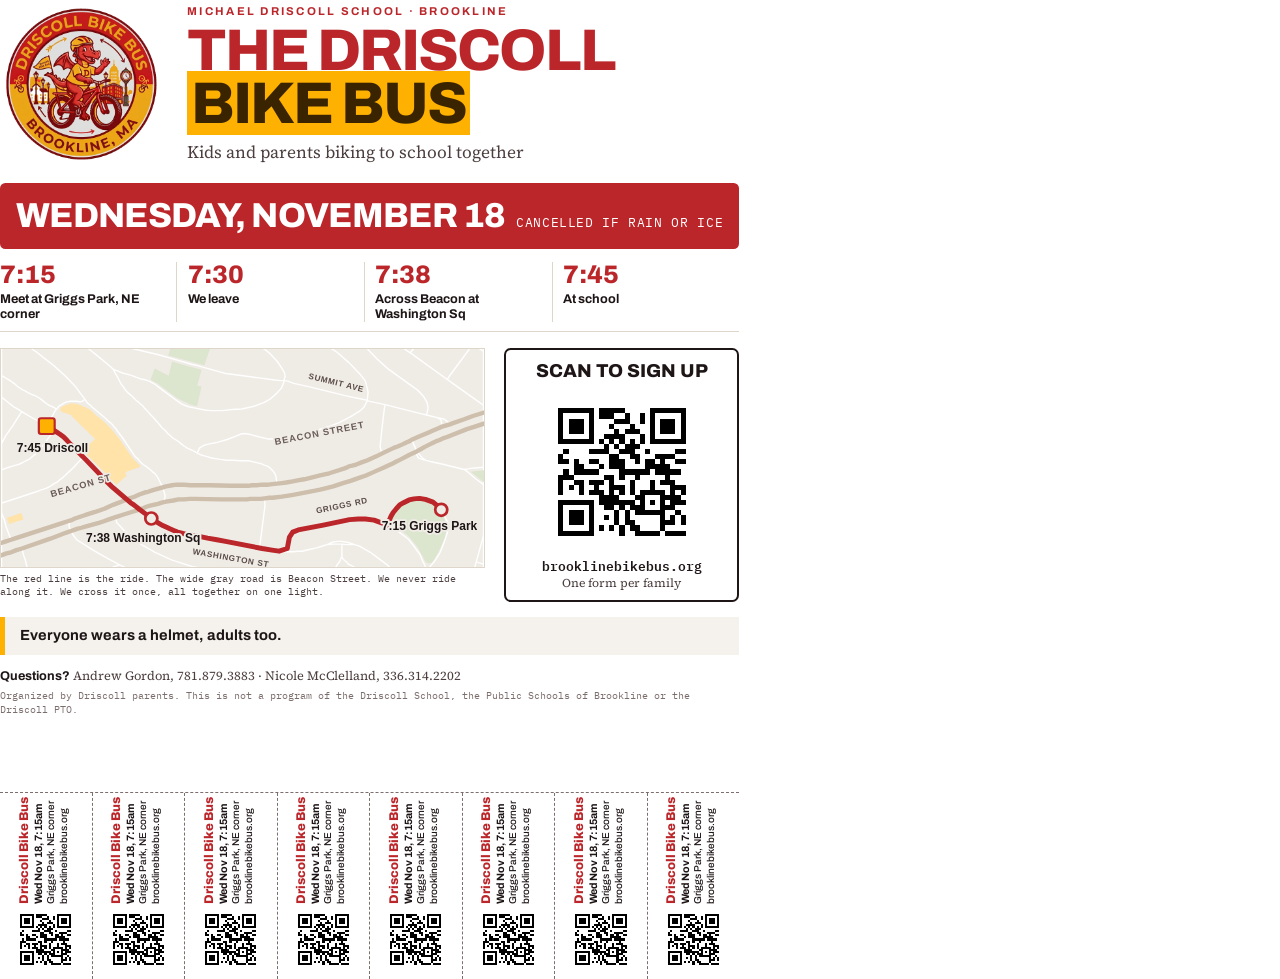
<file: library/flyer.html>
<!DOCTYPE html>
<html lang="en">
<head>
<meta charset="utf-8">
<title>Driscoll Bike Bus flyer</title>
<!--
  Letter-size flyer with tear-off tabs. See library/README.md.
  For a new ride, change everything marked RIDE DETAILS below, then re-make the PDF.
  The map is assets/flyer-map.svg, made from the website map by make-flyer-map.py.
  Colours are copied from public/assets/site.css (crimson #BB262A, gold #FFB101).
-->
<link rel="stylesheet" href="https://fonts.googleapis.com/css2?family=Archivo:wght@500;700;800&family=IBM+Plex+Mono:wght@500;600&family=Source+Serif+4:wght@400;600&display=swap">
<style>
  @page { size: Letter; margin: 0.4in; }
  * { box-sizing: border-box; }
  html, body { margin: 0; padding: 0; }
  body { font-family: "Source Serif 4", Georgia, serif; color: #1E1516; font-size: 10.5pt; line-height: 1.35; }
  .page { position: relative; width: 7.7in; height: 10.2in; }

  .head { display: flex; align-items: center; gap: 0.25in; min-height: 1.75in; }
  .head img { width: 1.7in; height: 1.7in; flex: none; }
  .kicker { font-family: Archivo, sans-serif; font-weight: 700; font-size: 8.5pt; letter-spacing: 0.2em; text-transform: uppercase; color: #BB262A; }
  h1 { font-family: Archivo, sans-serif; font-weight: 800; font-size: 44pt; line-height: 0.9; letter-spacing: -0.035em; text-transform: uppercase; color: #BB262A; margin: 4pt 0 0; white-space: nowrap; }
  h1 span { background: #FFB101; color: #3A2400; padding: 0 3pt; }
  .sub { margin: 8pt 0 0; font-size: 13pt; color: #4C3E3E; }

  .band { margin-top: 0.16in; background: #BB262A; color: #FFFFFF; border-radius: 4pt; padding: 7pt 12pt; display: flex; align-items: baseline; justify-content: space-between; }
  .band .big { font-family: Archivo, sans-serif; font-weight: 800; font-size: 26pt; white-space: nowrap; letter-spacing: -0.02em; text-transform: uppercase; }
  .band .small { font-family: "IBM Plex Mono", monospace; font-size: 9.5pt; letter-spacing: 0.05em; }

  .times { display: flex; margin-top: 0.14in; border-bottom: 1pt solid #DED5CB; padding-bottom: 7pt; }
  .times div { flex: 1; padding-right: 6pt; }
  .times div + div { border-left: 1pt solid #DED5CB; padding-left: 8pt; }
  .times b { display: block; font-family: Archivo, sans-serif; font-weight: 800; font-size: 19pt; line-height: 1.05; color: #BB262A; }
  .times span { display: block; font-family: Archivo, sans-serif; font-weight: 700; font-size: 9.5pt; line-height: 1.2; margin-top: 2pt; }

  .main { display: flex; gap: 0.2in; margin-top: 0.16in; align-items: flex-start; }
  .map { flex: none; width: 5.05in; }
  .map img { width: 5.05in; height: 2.295in; display: block; border: 0.75pt solid #DED5CB; }
  .legend { font-family: "IBM Plex Mono", monospace; font-size: 7.5pt; color: #4C3E3E; margin-top: 3pt; line-height: 1.3; }
  .qrbox { flex: 1; border: 2pt solid #1E1516; border-radius: 5pt; padding: 7pt 6pt 6pt; text-align: center; }
  .qrbox .scan { font-family: Archivo, sans-serif; font-weight: 800; font-size: 14pt; text-transform: uppercase; }
  .qrbox img { width: 1.75in; height: 1.75in; display: block; margin: 3pt auto 1pt; image-rendering: pixelated; }
  .qrbox .url { font-family: "IBM Plex Mono", monospace; font-weight: 600; font-size: 10pt; }
  .qrbox .note { font-size: 9pt; color: #4C3E3E; }

  .rules { margin-top: 0.16in; background: #F5F2EE; border-left: 4pt solid #FFB101; padding: 7pt 11pt; font-family: Archivo, sans-serif; font-weight: 700; font-size: 11pt; line-height: 1.35; }

  .foot { margin-top: 0.12in; font-size: 9.5pt; color: #4C3E3E; }
  .foot b { font-family: Archivo, sans-serif; color: #1E1516; }
  .foot .fine { font-family: "IBM Plex Mono", monospace; font-size: 7.5pt; color: #7C6E6C; margin-top: 3pt; }

  .tabs { position: absolute; left: 0; right: 0; bottom: 0; height: 1.95in; display: flex; border-top: 1.25pt dashed #7C6E6C; }
  .tab { position: relative; flex: 1; border-left: 1pt dashed #7C6E6C; }
  .tab:first-child { border-left: none; }
  .tab .words { position: absolute; left: 50%; top: 0.6in; width: 1.1in; height: 0.6in; transform: translate(-50%, -50%) rotate(-90deg); }
  .tab .words div { white-space: nowrap; font-family: Archivo, sans-serif; line-height: 1.22; }
  .tab .w1 { font-weight: 800; font-size: 9.5pt; color: #BB262A; }
  .tab .w2 { font-weight: 700; font-size: 8pt; }
  .tab .w3, .tab .w4 { font-weight: 500; font-size: 7.5pt; }
  .tab img { position: absolute; left: 50%; bottom: 0.06in; width: 0.7in; height: 0.7in; margin-left: -0.35in; image-rendering: pixelated; }
</style>
</head>
<body>
<div class="page">

  <div class="head">
    <img src="assets/driscoll-badge-print.png" alt="Driscoll Bike Bus dragon badge">
    <div>
      <div class="kicker">Michael Driscoll School &middot; Brookline</div>
      <h1>The Driscoll<br><span>Bike Bus</span></h1>
      <p class="sub">Kids and parents biking to school together</p>
    </div>
  </div>

  <!-- RIDE DETAILS: date and rain date -->
  <div class="band">
    <span class="big">Wednesday, November 18</span>
    <span class="small">CANCELLED IF RAIN OR ICE</span>
  </div>

  <!-- RIDE DETAILS: times and places -->
  <div class="times">
    <div><b>7:15</b><span>Meet at Griggs Park, NE corner</span></div>
    <div><b>7:30</b><span>We leave</span></div>
    <div><b>7:38</b><span>Across Beacon at Washington Sq</span></div>
    <div><b>7:45</b><span>At school</span></div>
  </div>

  <div class="main">
    <div class="map">
      <img src="assets/flyer-map.svg" alt="Route map">
      <div class="legend">The red line is the ride. The wide gray road is Beacon Street. We never ride along it. We cross it once, all together on one light.</div>
    </div>
    <div class="qrbox">
      <div class="scan">Scan to sign up</div>
      <img src="assets/qr-brooklinebikebus.png" alt="QR code for brooklinebikebus.org">
      <div class="url">brooklinebikebus.org</div>
      <div class="note">One form per family</div>
    </div>
  </div>

  <div class="rules">Everyone wears a helmet, adults too.</div>

  <!-- RIDE DETAILS: contacts -->
  <div class="foot">
    <b>Questions?</b> Andrew Gordon, 781.879.3883 &middot; Nicole McClelland, 336.314.2202
    <div class="fine">Organized by Driscoll parents. This is not a program of the Driscoll School, the Public Schools of Brookline or the Driscoll PTO.</div>
  </div>

  <!-- RIDE DETAILS: the tabs repeat the date and time (8 copies) -->
  <div class="tabs">
    <div class="tab"><div class="words"><div class="w1">Driscoll Bike Bus</div><div class="w2">Wed Nov 18, 7:15am</div><div class="w3">Griggs Park, NE corner</div><div class="w4">brooklinebikebus.org</div></div><img src="assets/qr-brooklinebikebus.png" alt=""></div>
    <div class="tab"><div class="words"><div class="w1">Driscoll Bike Bus</div><div class="w2">Wed Nov 18, 7:15am</div><div class="w3">Griggs Park, NE corner</div><div class="w4">brooklinebikebus.org</div></div><img src="assets/qr-brooklinebikebus.png" alt=""></div>
    <div class="tab"><div class="words"><div class="w1">Driscoll Bike Bus</div><div class="w2">Wed Nov 18, 7:15am</div><div class="w3">Griggs Park, NE corner</div><div class="w4">brooklinebikebus.org</div></div><img src="assets/qr-brooklinebikebus.png" alt=""></div>
    <div class="tab"><div class="words"><div class="w1">Driscoll Bike Bus</div><div class="w2">Wed Nov 18, 7:15am</div><div class="w3">Griggs Park, NE corner</div><div class="w4">brooklinebikebus.org</div></div><img src="assets/qr-brooklinebikebus.png" alt=""></div>
    <div class="tab"><div class="words"><div class="w1">Driscoll Bike Bus</div><div class="w2">Wed Nov 18, 7:15am</div><div class="w3">Griggs Park, NE corner</div><div class="w4">brooklinebikebus.org</div></div><img src="assets/qr-brooklinebikebus.png" alt=""></div>
    <div class="tab"><div class="words"><div class="w1">Driscoll Bike Bus</div><div class="w2">Wed Nov 18, 7:15am</div><div class="w3">Griggs Park, NE corner</div><div class="w4">brooklinebikebus.org</div></div><img src="assets/qr-brooklinebikebus.png" alt=""></div>
    <div class="tab"><div class="words"><div class="w1">Driscoll Bike Bus</div><div class="w2">Wed Nov 18, 7:15am</div><div class="w3">Griggs Park, NE corner</div><div class="w4">brooklinebikebus.org</div></div><img src="assets/qr-brooklinebikebus.png" alt=""></div>
    <div class="tab"><div class="words"><div class="w1">Driscoll Bike Bus</div><div class="w2">Wed Nov 18, 7:15am</div><div class="w3">Griggs Park, NE corner</div><div class="w4">brooklinebikebus.org</div></div><img src="assets/qr-brooklinebikebus.png" alt=""></div>
  </div>

</div>
</body>
</html>
</file>
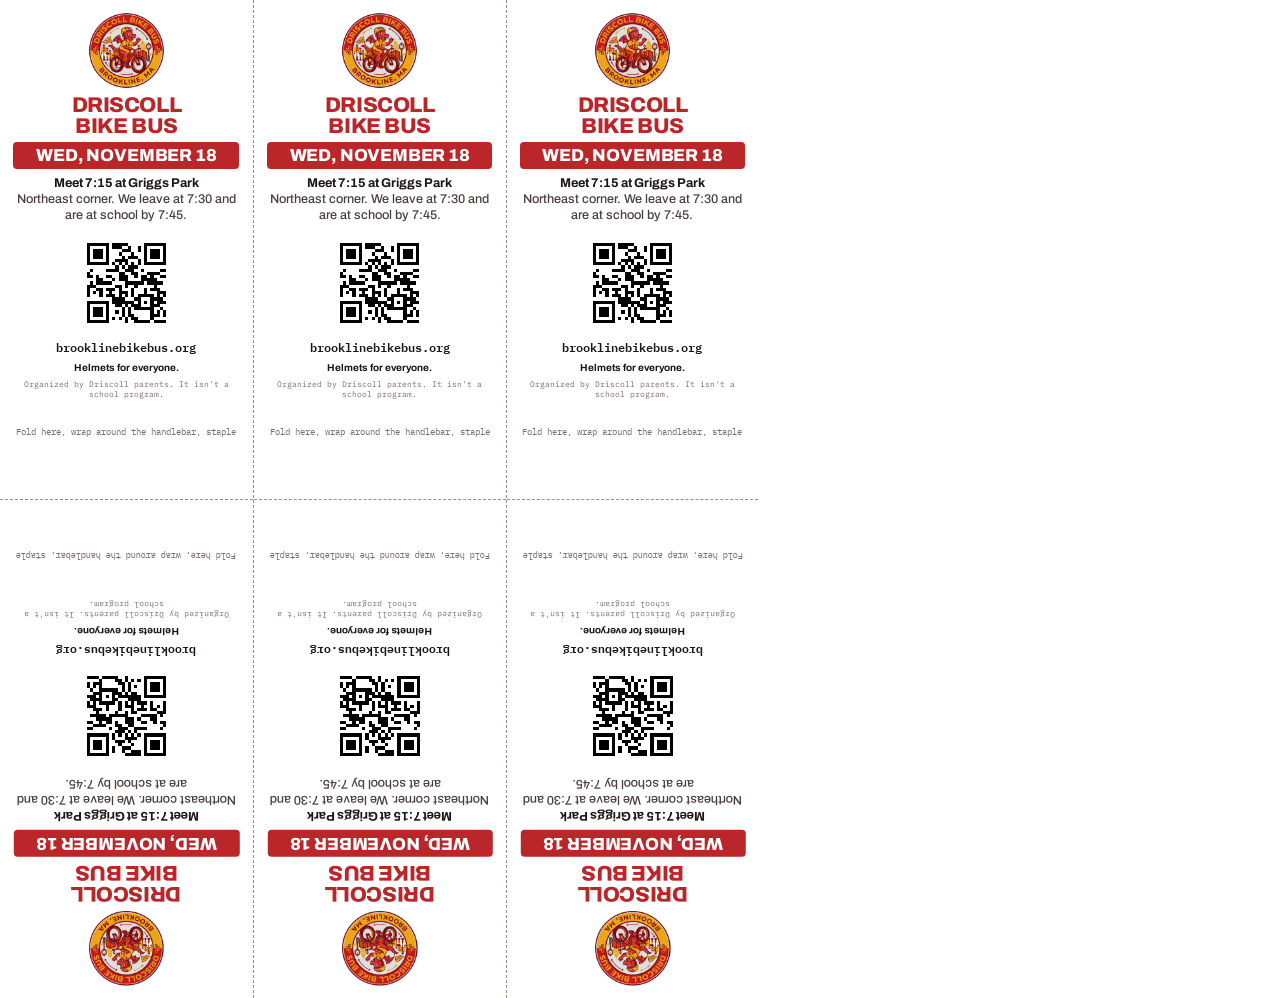
<file: library/handlebar-tag.html>
<!DOCTYPE html>
<html lang="en">
<head>
<meta charset="utf-8">
<title>Driscoll Bike Bus handlebar tag</title>
<!--
  Three tags per Letter sheet, cut the long way. Each strip is 2.6 x 10.4 in.
  Fold it in half around a handlebar and staple the two halves together, so it
  hangs as a two-sided tag. The bottom half is printed upside down on purpose,
  so both faces read the right way up after folding.
  For a new ride, change everything marked RIDE DETAILS. See library/README.md.
  Colours are copied from public/assets/site.css (crimson #BB262A, gold #FFB101).
-->
<link rel="stylesheet" href="https://fonts.googleapis.com/css2?family=Archivo:wght@500;700;800&family=IBM+Plex+Mono:wght@500;600&family=Source+Serif+4:wght@400;600&display=swap">
<style>
  @page { size: Letter; margin: 0.3in; }
  * { box-sizing: border-box; }
  html, body { margin: 0; padding: 0; }
  body { font-family: "Source Serif 4", Georgia, serif; color: #1E1516; }
  .sheet { display: flex; width: 7.9in; height: 10.4in; }
  .strip { position: relative; width: 2.6333in; height: 10.4in; border-left: 0.75pt dashed #9A8F86; }
  .strip:first-child { border-left: none; }

  .face { position: absolute; left: 0; width: 100%; height: 4.3in; text-align: center; padding: 0.1in 0.14in; overflow: hidden; }
  .face.top { top: 0; }
  .face.bottom { bottom: 0; transform: rotate(180deg); }

  .badge { width: 0.85in; height: 0.85in; display: block; margin: 0 auto; }
  h1 { font-family: Archivo, sans-serif; font-weight: 800; font-size: 16pt; line-height: 0.98; letter-spacing: -0.02em;
       text-transform: uppercase; color: #BB262A; margin: 3pt 0 0; }
  .when { margin-top: 4pt; background: #BB262A; color: #FFFFFF; border-radius: 3pt; padding: 3pt 4pt;
          font-family: Archivo, sans-serif; font-weight: 800; font-size: 13pt; letter-spacing: -0.01em; text-transform: uppercase; }
  .where { margin-top: 5pt; font-family: Archivo, sans-serif; font-weight: 700; font-size: 9.5pt; line-height: 1.25; }
  .where span { display: block; font-weight: 500; color: #4C3E3E; }
  .qr { width: 1.1in; height: 1.1in; display: block; margin: 5pt auto 1pt; image-rendering: pixelated; }
  .url { font-family: "IBM Plex Mono", monospace; font-weight: 600; font-size: 9pt; }
  .rule { margin-top: 4pt; font-family: Archivo, sans-serif; font-weight: 700; font-size: 7.5pt; line-height: 1.25; }
  .fine { margin-top: 3pt; font-family: "IBM Plex Mono", monospace; font-size: 6pt; color: #7C6E6C; line-height: 1.3; }

  /* the part that goes around the handlebar, hidden once it's on the bike */
  .wrap { position: absolute; top: 4.3in; left: 0; width: 100%; height: 1.8in;
          font-family: "IBM Plex Mono", monospace; font-size: 6.5pt; color: #7C6E6C; text-align: center; }
  .wrap .fold { position: absolute; top: 0.9in; left: 0; width: 100%; border-top: 0.75pt dashed #9A8F86; }
  .wrap .t1 { position: absolute; top: 0.14in; left: 0; width: 100%; }
  .wrap .t2 { position: absolute; top: 1.44in; left: 0; width: 100%; transform: rotate(180deg); }
</style>
</head>
<body>
<div class="sheet">

  <!-- RIDE DETAILS: date, times and the meeting place appear twice per strip -->
  <div class="strip">
    <div class="face top">
      <img class="badge" src="assets/driscoll-badge-print.png" alt="">
      <h1>Driscoll<br>Bike Bus</h1>
      <div class="when">Wed, November 18</div>
      <div class="where">Meet 7:15 at Griggs Park<span>Northeast corner. We leave at 7:30 and are at school by 7:45.</span></div>
      <img class="qr" src="assets/qr-brooklinebikebus.png" alt="">
      <div class="url">brooklinebikebus.org</div>
      <div class="rule">Helmets for everyone.</div>
      <div class="fine">Organized by Driscoll parents. It isn't a school program.</div>
    </div>
    <div class="wrap">
      <div class="t1">Fold here, wrap around the handlebar, staple</div>
      <div class="fold"></div>
      <div class="t2">Fold here, wrap around the handlebar, staple</div>
    </div>
    <div class="face bottom">
      <img class="badge" src="assets/driscoll-badge-print.png" alt="">
      <h1>Driscoll<br>Bike Bus</h1>
      <div class="when">Wed, November 18</div>
      <div class="where">Meet 7:15 at Griggs Park<span>Northeast corner. We leave at 7:30 and are at school by 7:45.</span></div>
      <img class="qr" src="assets/qr-brooklinebikebus.png" alt="">
      <div class="url">brooklinebikebus.org</div>
      <div class="rule">Helmets for everyone.</div>
      <div class="fine">Organized by Driscoll parents. It isn't a school program.</div>
    </div>
  </div>

  <div class="strip">
    <div class="face top">
      <img class="badge" src="assets/driscoll-badge-print.png" alt="">
      <h1>Driscoll<br>Bike Bus</h1>
      <div class="when">Wed, November 18</div>
      <div class="where">Meet 7:15 at Griggs Park<span>Northeast corner. We leave at 7:30 and are at school by 7:45.</span></div>
      <img class="qr" src="assets/qr-brooklinebikebus.png" alt="">
      <div class="url">brooklinebikebus.org</div>
      <div class="rule">Helmets for everyone.</div>
      <div class="fine">Organized by Driscoll parents. It isn't a school program.</div>
    </div>
    <div class="wrap">
      <div class="t1">Fold here, wrap around the handlebar, staple</div>
      <div class="fold"></div>
      <div class="t2">Fold here, wrap around the handlebar, staple</div>
    </div>
    <div class="face bottom">
      <img class="badge" src="assets/driscoll-badge-print.png" alt="">
      <h1>Driscoll<br>Bike Bus</h1>
      <div class="when">Wed, November 18</div>
      <div class="where">Meet 7:15 at Griggs Park<span>Northeast corner. We leave at 7:30 and are at school by 7:45.</span></div>
      <img class="qr" src="assets/qr-brooklinebikebus.png" alt="">
      <div class="url">brooklinebikebus.org</div>
      <div class="rule">Helmets for everyone.</div>
      <div class="fine">Organized by Driscoll parents. It isn't a school program.</div>
    </div>
  </div>

  <div class="strip">
    <div class="face top">
      <img class="badge" src="assets/driscoll-badge-print.png" alt="">
      <h1>Driscoll<br>Bike Bus</h1>
      <div class="when">Wed, November 18</div>
      <div class="where">Meet 7:15 at Griggs Park<span>Northeast corner. We leave at 7:30 and are at school by 7:45.</span></div>
      <img class="qr" src="assets/qr-brooklinebikebus.png" alt="">
      <div class="url">brooklinebikebus.org</div>
      <div class="rule">Helmets for everyone.</div>
      <div class="fine">Organized by Driscoll parents. It isn't a school program.</div>
    </div>
    <div class="wrap">
      <div class="t1">Fold here, wrap around the handlebar, staple</div>
      <div class="fold"></div>
      <div class="t2">Fold here, wrap around the handlebar, staple</div>
    </div>
    <div class="face bottom">
      <img class="badge" src="assets/driscoll-badge-print.png" alt="">
      <h1>Driscoll<br>Bike Bus</h1>
      <div class="when">Wed, November 18</div>
      <div class="where">Meet 7:15 at Griggs Park<span>Northeast corner. We leave at 7:30 and are at school by 7:45.</span></div>
      <img class="qr" src="assets/qr-brooklinebikebus.png" alt="">
      <div class="url">brooklinebikebus.org</div>
      <div class="rule">Helmets for everyone.</div>
      <div class="fine">Organized by Driscoll parents. It isn't a school program.</div>
    </div>
  </div>

</div>
</body>
</html>
</file>
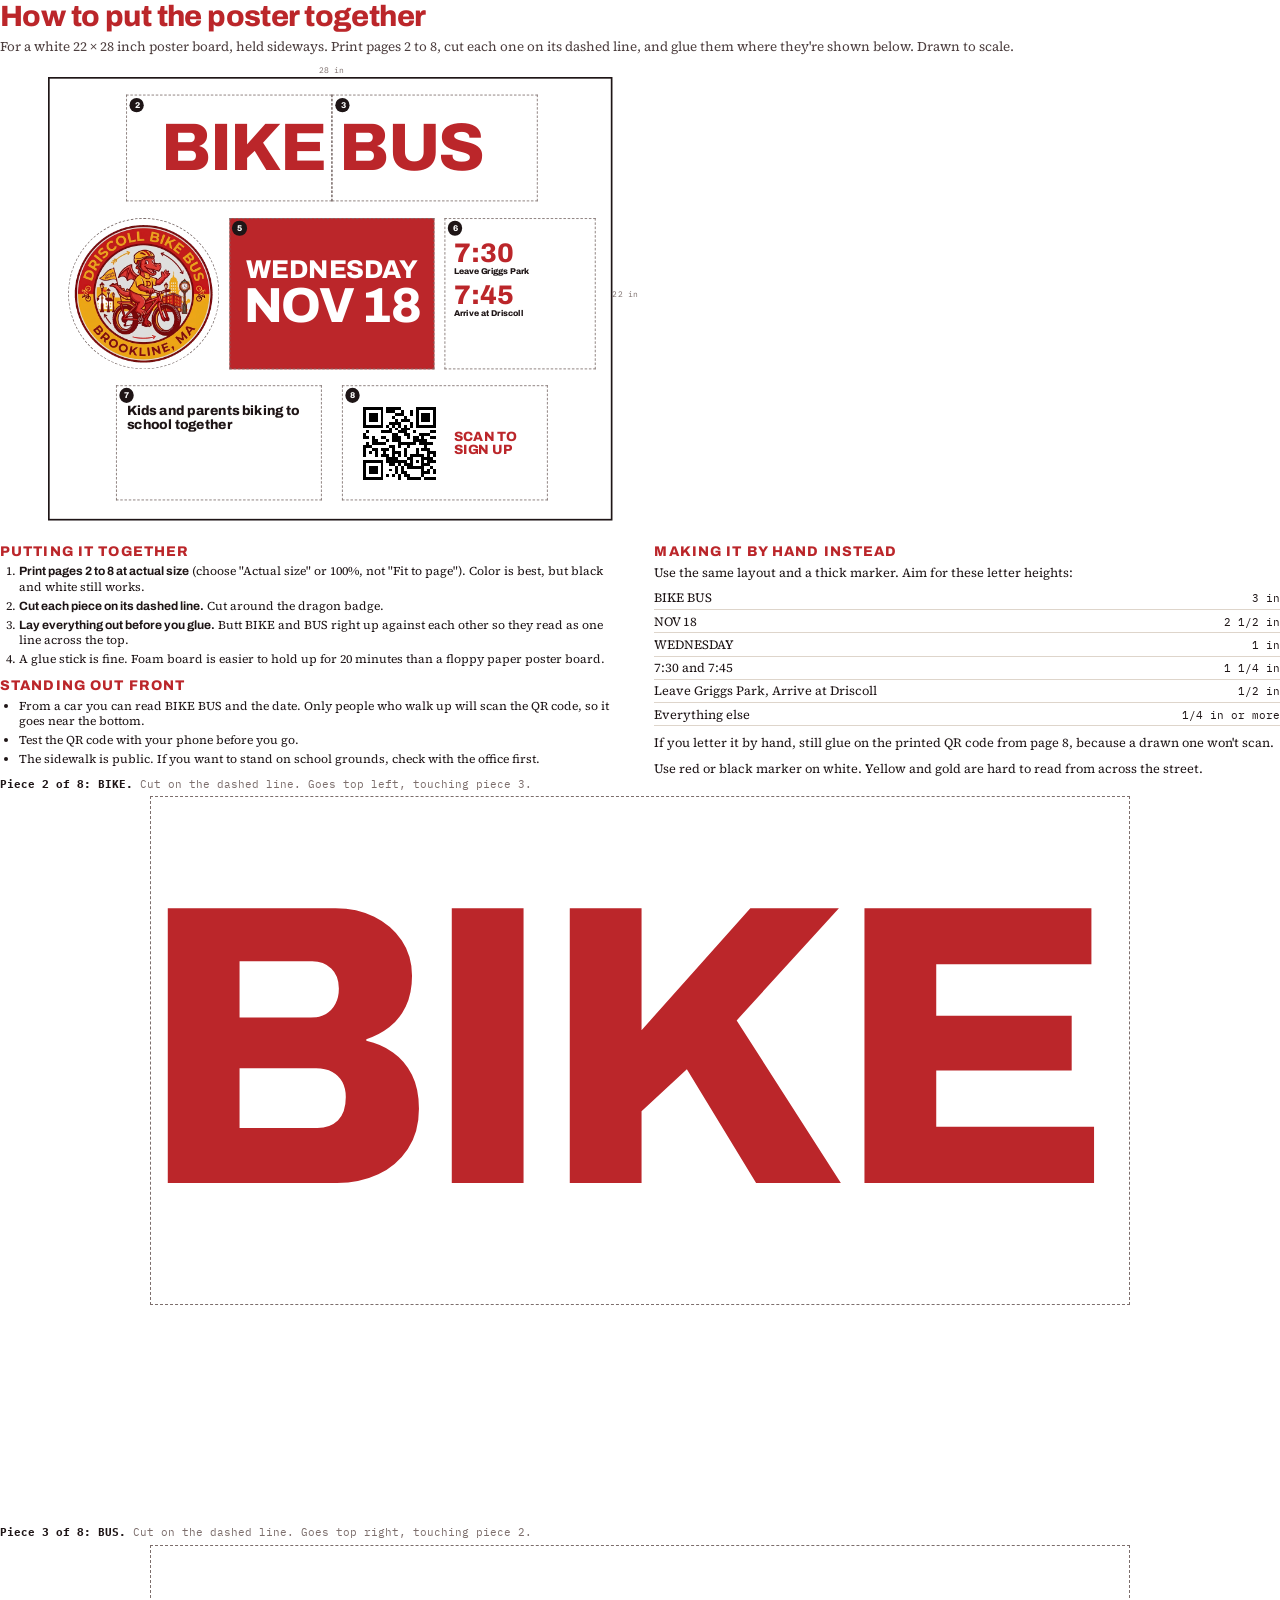
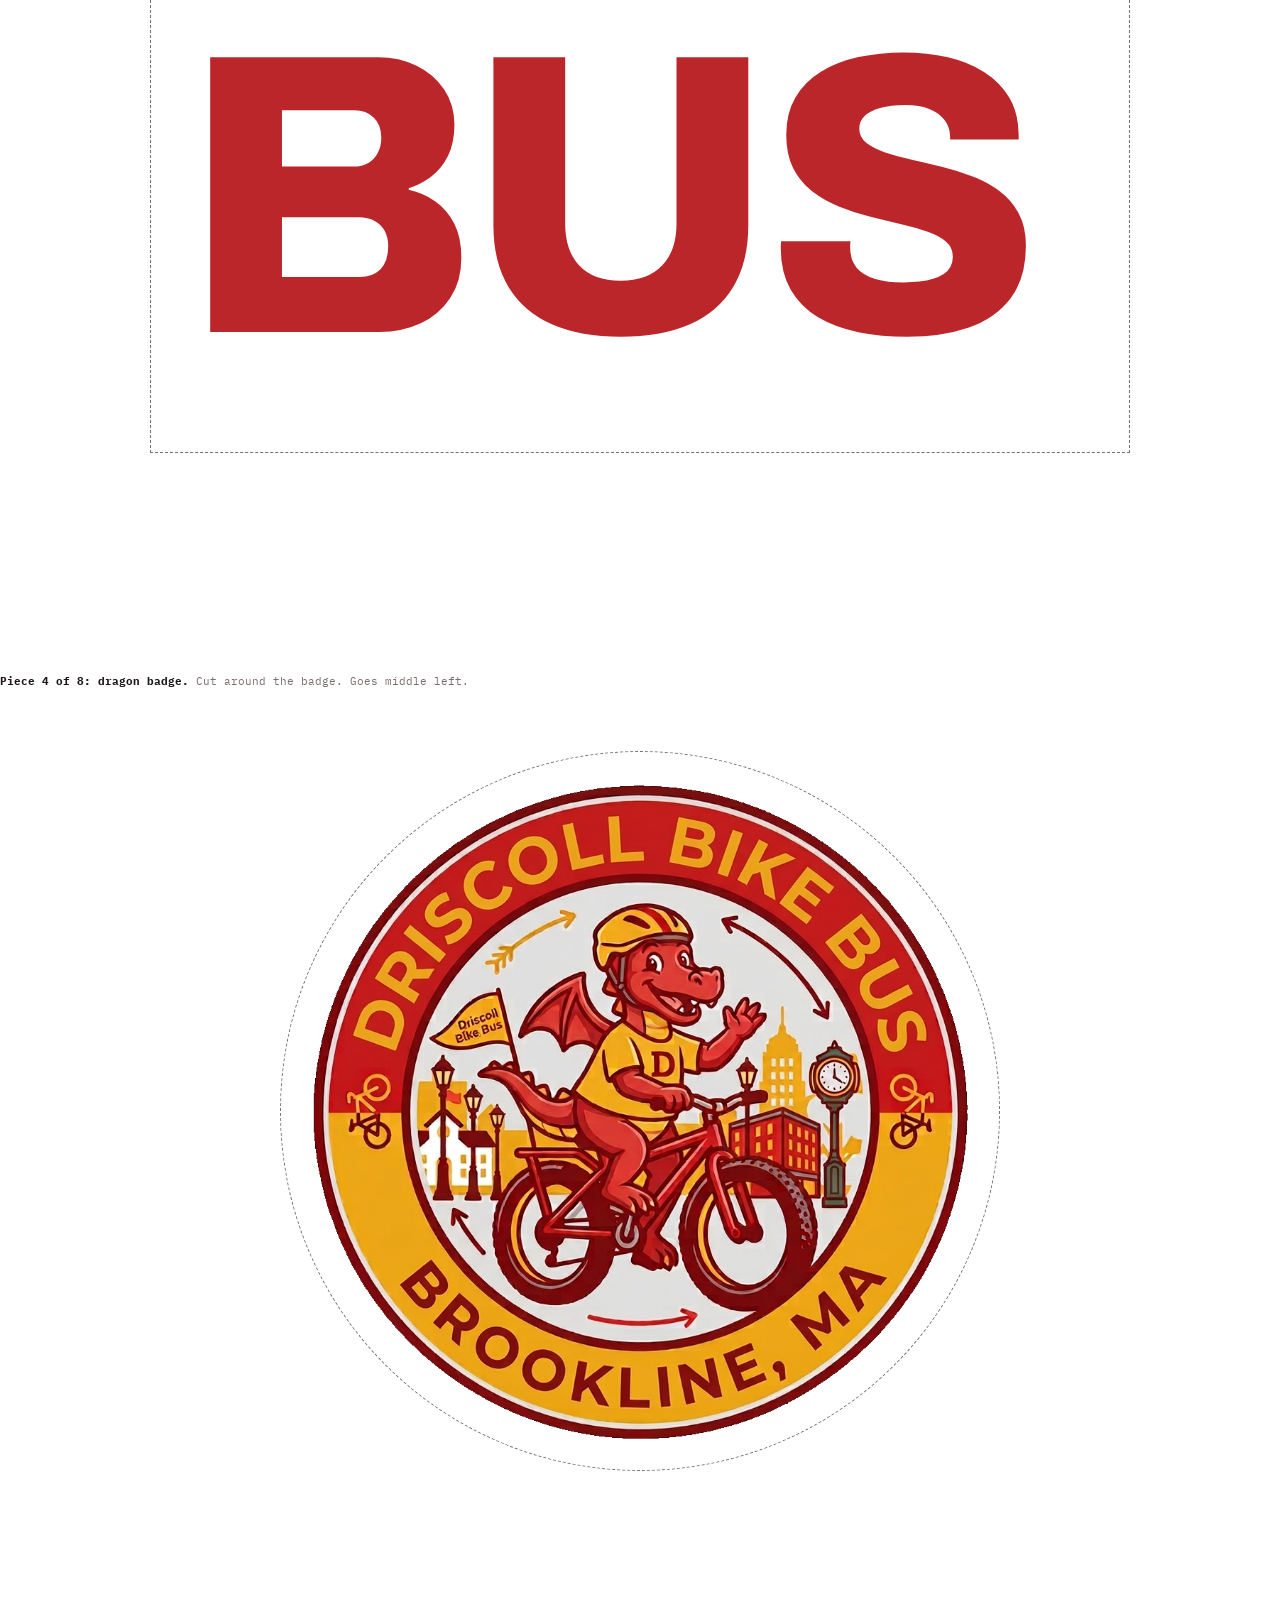
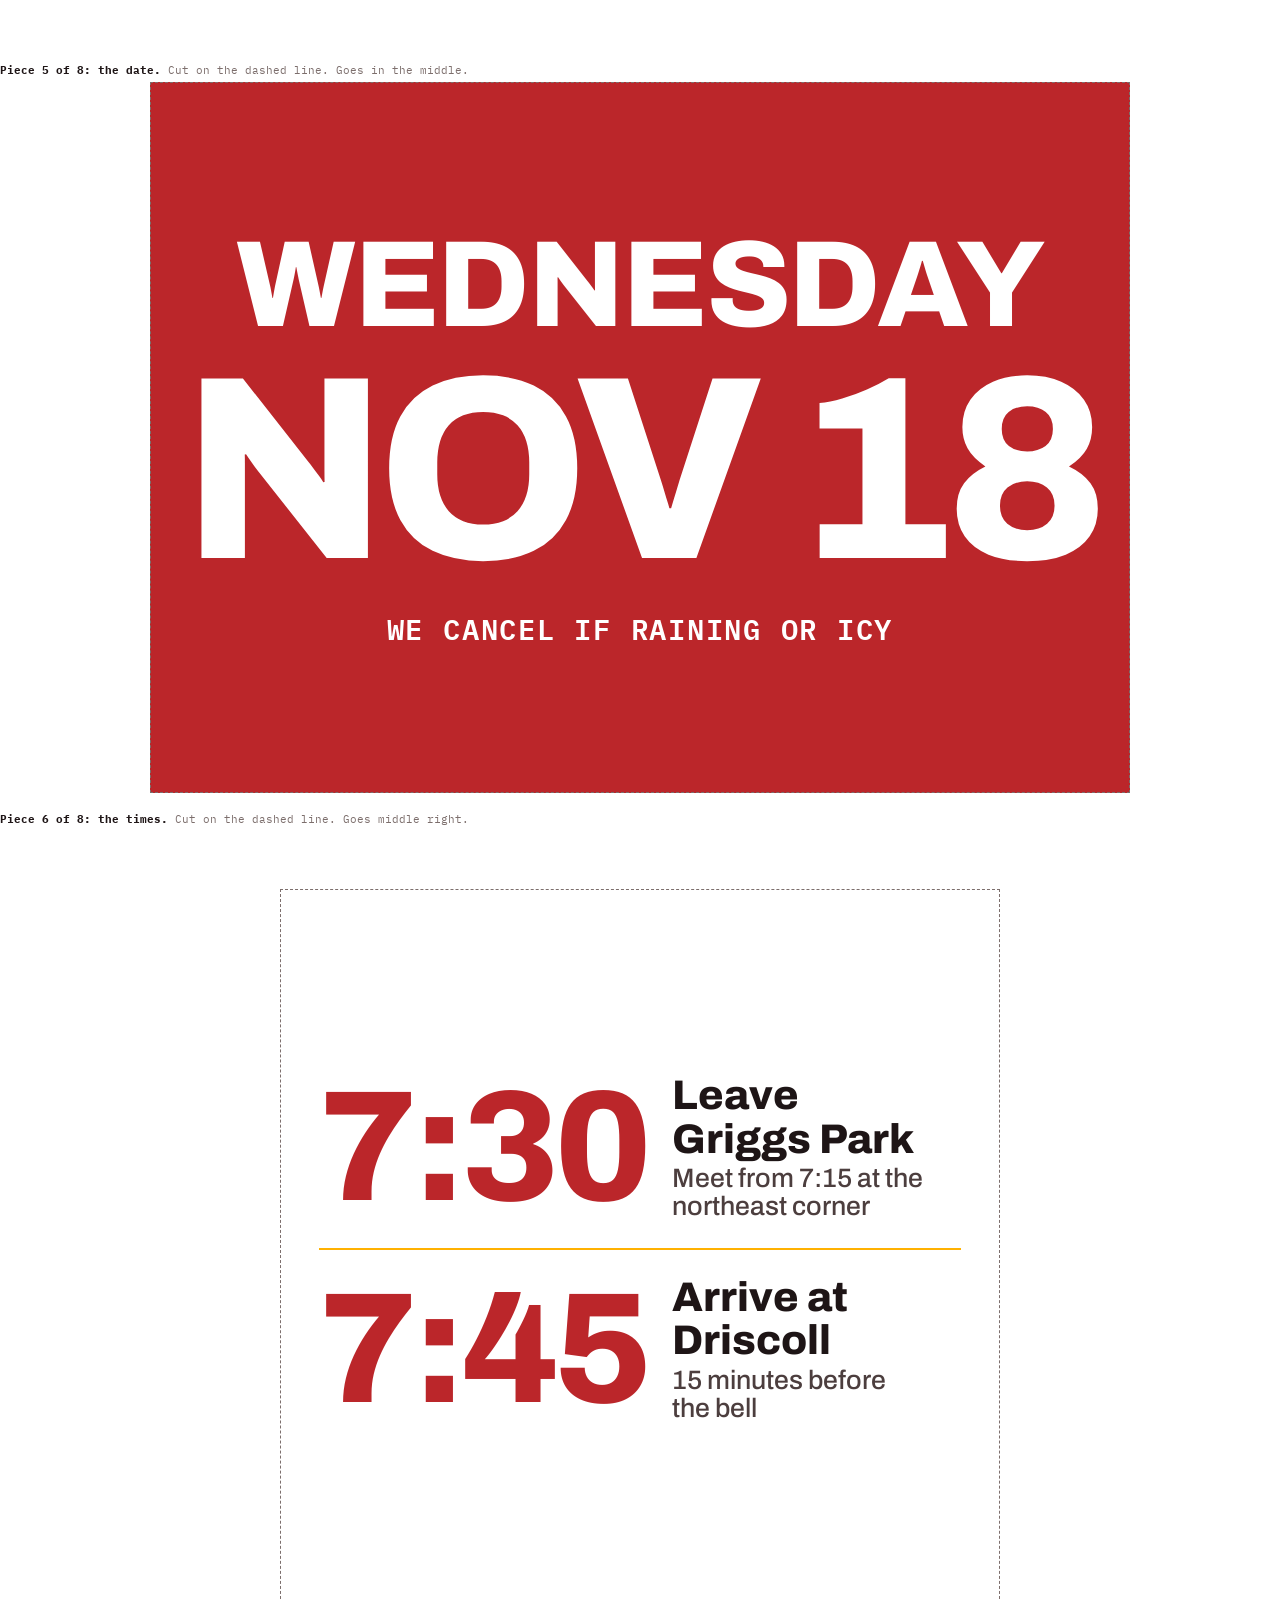
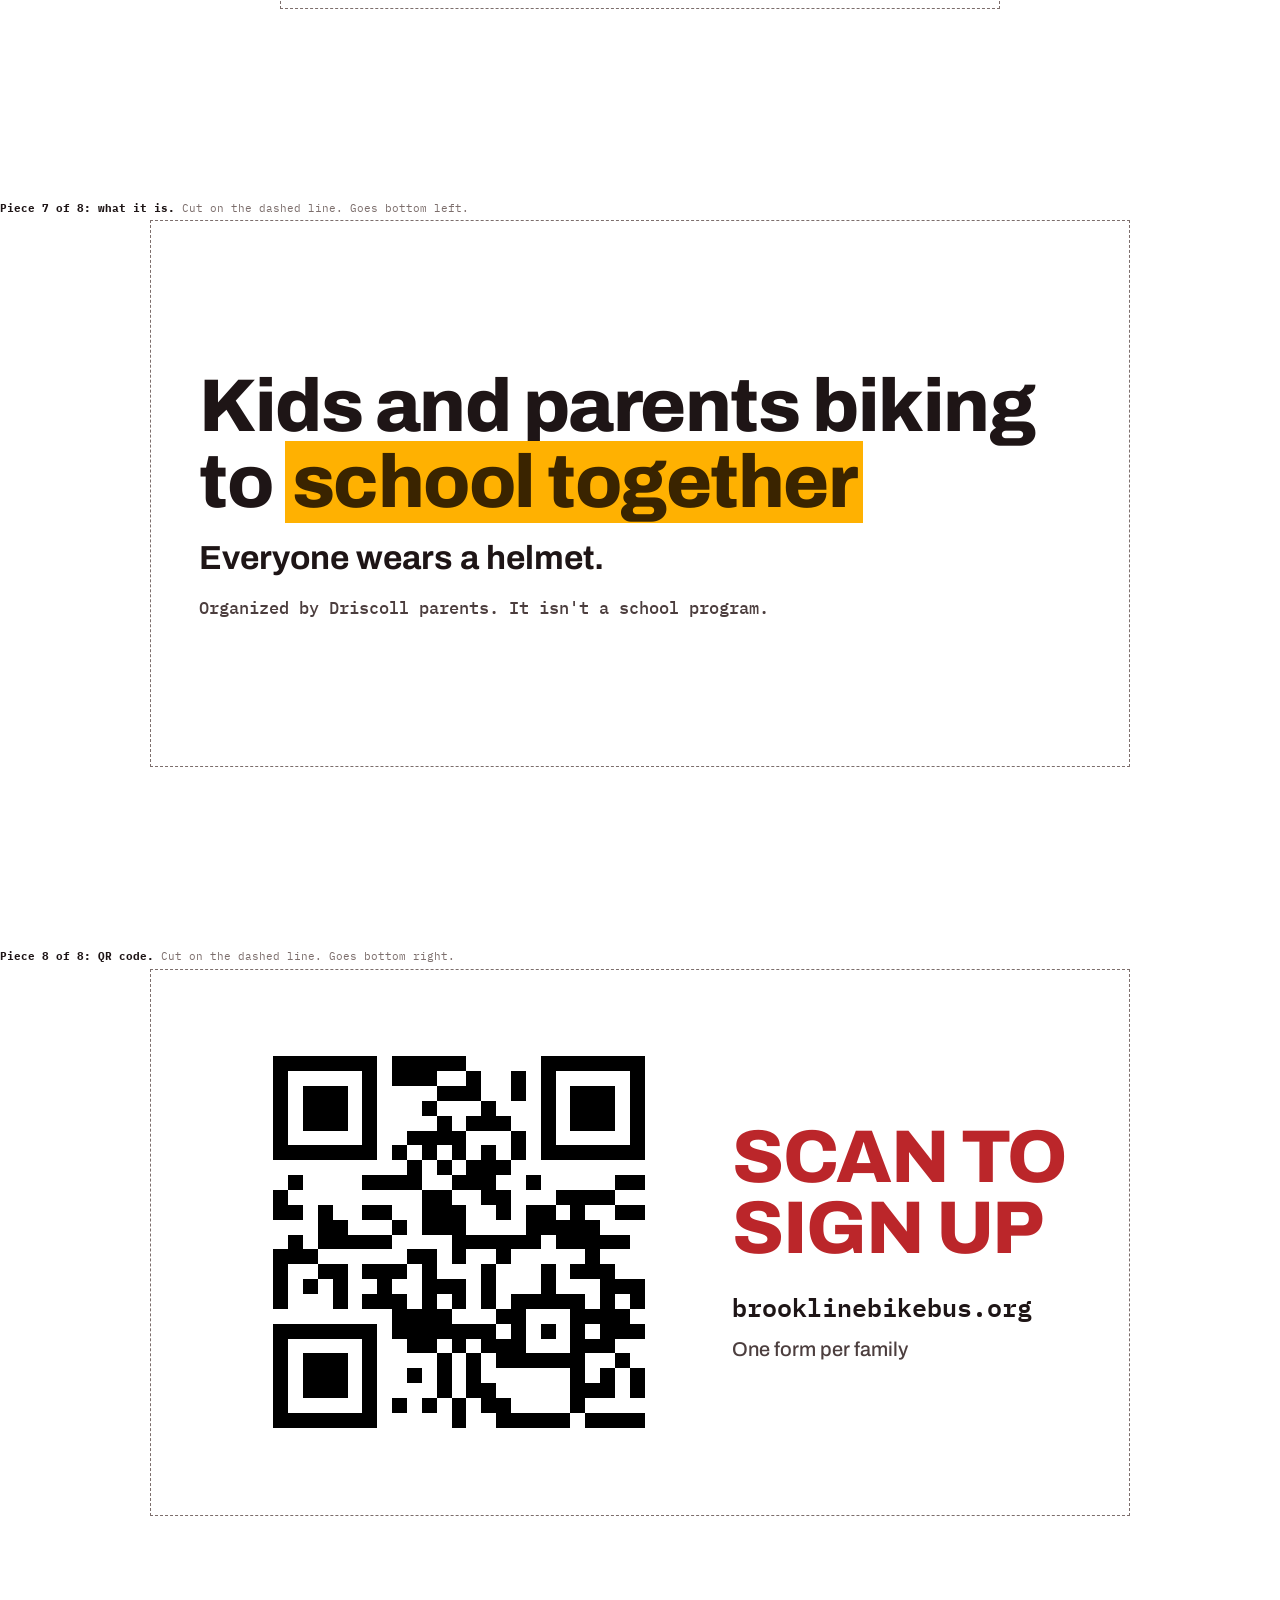
<file: library/poster-kit.html>
<!DOCTYPE html>
<html lang="en">
<head>
<meta charset="utf-8">
<title>Driscoll Bike Bus poster kit</title>
<!--
  Page 1 is the layout guide for a 22 x 28 inch poster board held sideways.
  Pages 2 to 8 are the pieces, each printed on Letter paper and cut out.
  See library/README.md. For a new ride, change everything marked RIDE DETAILS.
  Colours are copied from public/assets/site.css (crimson #BB262A, gold #FFB101).
-->
<link rel="stylesheet" href="https://fonts.googleapis.com/css2?family=Archivo:wght@500;700;800&family=IBM+Plex+Mono:wght@500;600&family=Source+Serif+4:wght@400;600&display=swap">
<style>
  @page guide { size: Letter; margin: 0.5in; }
  @page port  { size: Letter; margin: 0.35in; }
  @page land  { size: Letter landscape; margin: 0.35in; }
  * { box-sizing: border-box; }
  html, body { margin: 0; padding: 0; }
  body { font-family: "Source Serif 4", Georgia, serif; color: #1E1516; -webkit-print-color-adjust: exact; print-color-adjust: exact; }
  .guide { page: guide; break-after: page; }
  .port  { page: port;  break-after: page; height: 10.3in; }
  .land  { page: land;  break-after: page; height: 7.8in; }
  .last  { break-after: auto; }
  .ar { font-family: Archivo, "Helvetica Neue", Arial, sans-serif; }
  .mono { font-family: "IBM Plex Mono", monospace; }

  /* ---------- page 1: layout guide ---------- */
  .guide h1 { font-family: Archivo, sans-serif; font-weight: 800; font-size: 22pt; letter-spacing: -0.02em; margin: 0; color: #BB262A; }
  .guide .lede { font-size: 10pt; line-height: 1.35; margin: 4pt 0 4pt; color: #4C3E3E; }
  .boardwrap { height: 4.95in; padding-top: 12pt; }
  .board { position: relative; width: 7in; height: 5.5in; background: #FFFFFF; border: 1.5pt solid #1E1516; transform: scale(0.84); transform-origin: 0 0; margin-left: 0.5in; }
  .board .dim { position: absolute; font-family: "IBM Plex Mono", monospace; font-size: 7.5pt; color: #7C6E6C; }
  .pc { position: absolute; border: 0.75pt dashed #7C6E6C; overflow: hidden; }
  .pc .n { position: absolute; top: 2pt; left: 2pt; width: 13pt; height: 13pt; border-radius: 50%; background: #1E1516; color: #FFFFFF;
           font-family: Archivo, sans-serif; font-weight: 800; font-size: 7.5pt; line-height: 13pt; text-align: center; }
  .pc.word { font-family: Archivo, sans-serif; font-weight: 800; color: #BB262A; font-size: 60pt; letter-spacing: -0.03em; line-height: 1;
             display: flex; align-items: center; }
  .pc.date { background: #BB262A; color: #FFFFFF; text-align: center; font-family: Archivo, sans-serif; font-weight: 800; }
  .pc.badge { border-radius: 50%; border-style: dashed; }
  .pc.badge img { width: 100%; height: 100%; }
  .pc.times, .pc.msg, .pc.qr { font-family: Archivo, sans-serif; }
  .steps { margin-top: 6pt; display: flex; gap: 0.3in; }
  .steps .col { flex: 1; }
  .steps h2 { font-family: Archivo, sans-serif; font-weight: 800; font-size: 10.5pt; text-transform: uppercase; letter-spacing: 0.08em; color: #BB262A; margin: 0 0 4pt; }
  .steps ol, .steps ul { margin: 0; padding-left: 14pt; }
  .steps li { font-size: 9pt; line-height: 1.3; margin-bottom: 2.5pt; }
  .steps b { font-family: Archivo, sans-serif; }
  table.sizes { border-collapse: collapse; width: 100%; margin-top: 2pt; }
  table.sizes td { font-size: 9.5pt; padding: 2pt 0; border-bottom: 0.5pt solid #DED5CB; }
  table.sizes td:last-child { text-align: right; font-family: "IBM Plex Mono", monospace; font-size: 8.5pt; }

  /* ---------- piece pages ---------- */
  .cap { font-family: "IBM Plex Mono", monospace; font-size: 8pt; color: #7C6E6C; height: 0.2in; }
  .cap b { color: #1E1516; }
  .trim { border: 1pt dashed #7C6E6C; margin: 0 auto; position: relative; }
  .center { display: flex; flex-direction: column; align-items: center; justify-content: center; }

  .bigword { font-family: Archivo, sans-serif; font-weight: 800; color: #BB262A; font-size: 300pt; letter-spacing: -0.035em; line-height: 1; }
  .bike { justify-content: flex-end; padding-right: 0.3in; }
  .bus  { justify-content: flex-start; padding-left: 0.3in; }

  .datepc { background: #BB262A; color: #FFFFFF; text-align: center; }
  .datepc .dow { font-family: Archivo, sans-serif; font-weight: 800; white-space: nowrap; font-size: 92pt; letter-spacing: -0.02em; line-height: 1; }
  .datepc .day { font-family: Archivo, sans-serif; font-weight: 800; white-space: nowrap; font-size: 196pt; letter-spacing: -0.04em; line-height: 0.95; }
  .datepc .rain { font-family: "IBM Plex Mono", monospace; font-weight: 600; font-size: 22pt; letter-spacing: 0.06em; margin-top: 8pt; }

  .badgepc { border-radius: 50%; }
  .badgepc img { width: 7.4in; height: 7.4in; display: block; }

  .timespc { padding: 0.35in 0.4in; display: flex; flex-direction: column; justify-content: center; }
  .timespc .row { display: flex; align-items: center; gap: 0.25in; }
  .timespc .t { font-family: Archivo, sans-serif; font-weight: 800; font-size: 118pt; color: #BB262A; letter-spacing: -0.03em; line-height: 1; flex: none; white-space: nowrap; }
  .timespc .w { font-family: Archivo, sans-serif; font-weight: 800; font-size: 31pt; line-height: 1.05; }
  .timespc .w small { display: block; font-weight: 500; font-size: 20pt; color: #4C3E3E; margin-top: 3pt; }
  .timespc hr { border: none; border-top: 2pt solid #FFB101; margin: 0.22in 0; }
  .timespc .walk { margin-top: 0.35in; font-family: Archivo, sans-serif; font-weight: 700; font-size: 18pt; line-height: 1.25; color: #4C3E3E; }

  .msgpc { padding: 0.4in 0.5in; text-align: left; align-items: flex-start; }
  .msgpc .m1 { font-family: Archivo, sans-serif; font-weight: 800; font-size: 56pt; line-height: 1.02; letter-spacing: -0.02em; }
  .msgpc .m1 span { background: #FFB101; color: #3A2400; padding: 0 5pt; }
  .msgpc .m2 { font-family: Archivo, sans-serif; font-weight: 700; font-size: 25pt; line-height: 1.2; margin-top: 0.2in; color: #1E1516; }
  .msgpc .m3 { font-family: "IBM Plex Mono", monospace; font-weight: 500; font-size: 13pt; margin-top: 0.18in; color: #4C3E3E; }

  .qrpc { flex-direction: row; gap: 0.3in; padding: 0 0.35in; }
  .qrpc img { width: 5.1in; height: 5.1in; image-rendering: pixelated; flex: none; }
  .qrpc .s1 { white-space: nowrap; font-family: Archivo, sans-serif; font-weight: 800; font-size: 56pt; line-height: 0.95; letter-spacing: -0.02em; color: #BB262A; text-transform: uppercase; }
  .qrpc .s2 { font-family: "IBM Plex Mono", monospace; font-weight: 600; font-size: 19pt; margin-top: 0.25in; }
  .qrpc .s3 { font-family: Archivo, sans-serif; font-weight: 500; font-size: 15pt; line-height: 1.25; margin-top: 0.12in; color: #4C3E3E; }
</style>
</head>
<body>

<!-- ======================= PAGE 1: LAYOUT GUIDE ======================= -->
<section class="guide">
  <h1>How to put the poster together</h1>
  <p class="lede">For a white 22 &times; 28 inch poster board, held sideways. Print pages 2 to 8, cut each one on its dashed line, and glue them where they're shown below. Drawn to scale.</p>

  <!-- board is 28 x 22 in, drawn at 0.25 in per inch -->
  <div class="boardwrap"><div class="board">
    <div class="pc word" style="left:0.95in; top:0.2in; width:2.55in; height:1.325in; justify-content:flex-end; padding-right:0.08in;"><span class="n">2</span>BIKE</div>
    <div class="pc word" style="left:3.5in; top:0.2in; width:2.55in; height:1.325in; padding-left:0.08in;"><span class="n">3</span>BUS</div>

    <div class="pc badge" style="left:0.225in; top:1.725in; width:1.875in; height:1.875in;"><img src="assets/driscoll-badge-print.png" alt=""><span class="n">4</span></div>
    <div class="pc date center" style="left:2.225in; top:1.725in; width:2.55in; height:1.875in;"><span class="n">5</span><div style="font-size:23pt; line-height:1;">WEDNESDAY</div><div style="font-size:44pt; line-height:0.95; letter-spacing:-0.03em; white-space:nowrap;">NOV 18</div></div>
    <div class="pc times" style="left:4.9in; top:1.725in; width:1.875in; height:1.875in; padding:0.12in 0.1in;"><span class="n">6</span>
      <div style="margin-top:0.14in; font-weight:800; font-size:24pt; color:#BB262A; line-height:1;">7:30</div><div style="font-weight:800; font-size:7.5pt;">Leave Griggs Park</div>
      <div style="margin-top:0.08in; font-weight:800; font-size:24pt; color:#BB262A; line-height:1;">7:45</div><div style="font-weight:800; font-size:7.5pt;">Arrive at Driscoll</div></div>

    <div class="pc msg" style="left:0.825in; top:3.8in; width:2.55in; height:1.425in; padding:0.14in 0.12in 0;"><span class="n">7</span>
      <div style="margin-top:0.08in; font-weight:800; font-size:12pt; line-height:1.05;">Kids and parents biking to school together</div></div>
    <div class="pc qr" style="left:3.625in; top:3.8in; width:2.55in; height:1.425in;"><div style="display:flex; align-items:center; gap:0.08in; padding:0 0.1in; height:1.425in;"><img src="assets/qr-brooklinebikebus.png" alt="" style="width:1.2in; height:1.2in; image-rendering:pixelated;"><div style="font-weight:800; font-size:12pt; line-height:1; color:#BB262A;">SCAN TO SIGN UP</div></div><span class="n">8</span></div>

    <div class="dim" style="left:0; top:-13pt; width:7in; text-align:center;">28 in</div>
    <div class="dim" style="right:-24pt; top:2.6in;">22 in</div>
  </div></div>

  <div class="steps">
    <div class="col">
      <h2>Putting it together</h2>
      <ol>
        <li><b>Print pages 2 to 8 at actual size</b> (choose "Actual size" or 100%, not "Fit to page"). Color is best, but black and white still works.</li>
        <li><b>Cut each piece on its dashed line.</b> Cut around the dragon badge.</li>
        <li><b>Lay everything out before you glue.</b> Butt BIKE and BUS right up against each other so they read as one line across the top.</li>
        <li>A glue stick is fine. Foam board is easier to hold up for 20 minutes than a floppy paper poster board.</li>
      </ol>
      <h2 style="margin-top:8pt">Standing out front</h2>
      <ul>
        <li>From a car you can read BIKE BUS and the date. Only people who walk up will scan the QR code, so it goes near the bottom.</li>
        <li>Test the QR code with your phone before you go.</li>
        <li>The sidewalk is public. If you want to stand on school grounds, check with the office first.</li>
      </ul>
    </div>
    <div class="col">
      <h2>Making it by hand instead</h2>
      <p style="font-size:9.5pt; line-height:1.35; margin:0 0 4pt;">Use the same layout and a thick marker. Aim for these letter heights:</p>
      <table class="sizes">
        <tr><td>BIKE BUS</td><td>3 in</td></tr>
        <tr><td>NOV 18</td><td>2 1/2 in</td></tr>
        <tr><td>WEDNESDAY</td><td>1 in</td></tr>
        <tr><td>7:30 and 7:45</td><td>1 1/4 in</td></tr>
        <tr><td>Leave Griggs Park, Arrive at Driscoll</td><td>1/2 in</td></tr>
        <tr><td>Everything else</td><td>1/4 in or more</td></tr>
      </table>
      <p style="font-size:9.5pt; line-height:1.35; margin:6pt 0 0;">If you letter it by hand, still glue on the printed QR code from page 8, because a drawn one won't scan.</p>
      <p style="font-size:9.5pt; line-height:1.35; margin:6pt 0 0;">Use red or black marker on white. Yellow and gold are hard to read from across the street.</p>
    </div>
  </div>
</section>

<!-- ======================= PAGE 2: BIKE ======================= -->
<section class="land">
  <div class="cap"><b>Piece 2 of 8: BIKE.</b> Cut on the dashed line. Goes top left, touching piece 3.</div>
  <div class="trim center bike" style="width:10.2in; height:5.3in; flex-direction:row;"><div class="bigword">BIKE</div></div>
</section>

<!-- ======================= PAGE 3: BUS ======================= -->
<section class="land">
  <div class="cap"><b>Piece 3 of 8: BUS.</b> Cut on the dashed line. Goes top right, touching piece 2.</div>
  <div class="trim center bus" style="width:10.2in; height:5.3in; flex-direction:row;"><div class="bigword">BUS</div></div>
</section>

<!-- ======================= PAGE 4: BADGE ======================= -->
<section class="port">
  <div class="cap"><b>Piece 4 of 8: dragon badge.</b> Cut around the badge. Goes middle left.</div>
  <div style="height:0.6in"></div>
  <div class="trim badgepc" style="width:7.5in; height:7.5in; padding:0.05in;"><img src="assets/driscoll-badge-print.png" alt="Driscoll Bike Bus badge"></div>
</section>

<!-- ======================= PAGE 5: DATE ======================= -->
<!-- RIDE DETAILS: date and rain date -->
<section class="land">
  <div class="cap"><b>Piece 5 of 8: the date.</b> Cut on the dashed line. Goes in the middle.</div>
  <div class="trim center datepc" style="width:10.2in; height:7.4in;">
    <div class="dow">WEDNESDAY</div>
    <div class="day">NOV 18</div>
    <div class="rain">WE CANCEL IF RAINING OR ICY</div>
  </div>
</section>

<!-- ======================= PAGE 6: TIMES ======================= -->
<!-- RIDE DETAILS: times and places -->
<section class="port">
  <div class="cap"><b>Piece 6 of 8: the times.</b> Cut on the dashed line. Goes middle right.</div>
  <div style="height:0.6in"></div>
  <div class="trim timespc" style="width:7.5in; height:7.5in;">
    <div class="row"><div class="t">7:30</div><div class="w">Leave Griggs&nbsp;Park<small>Meet from 7:15 at the northeast&nbsp;corner</small></div></div>
    <hr>
    <div class="row"><div class="t">7:45</div><div class="w">Arrive at Driscoll<small>15 minutes before the&nbsp;bell</small></div></div>
  </div>
</section>

<!-- ======================= PAGE 7: MESSAGE ======================= -->
<section class="land">
  <div class="cap"><b>Piece 7 of 8: what it is.</b> Cut on the dashed line. Goes bottom left.</div>
  <div class="trim center msgpc" style="width:10.2in; height:5.7in;">
    <div class="m1">Kids and parents biking to <span>school together</span></div>
    <div class="m2">Everyone wears a helmet.</div>
    <div class="m3">Organized by Driscoll parents. It isn't a school program.</div>
  </div>
</section>

<!-- ======================= PAGE 8: QR ======================= -->
<section class="land last">
  <div class="cap"><b>Piece 8 of 8: QR code.</b> Cut on the dashed line. Goes bottom right.</div>
  <div class="trim center qrpc" style="width:10.2in; height:5.7in;">
    <img src="assets/qr-brooklinebikebus.png" alt="QR code for brooklinebikebus.org">
    <div>
      <div class="s1">Scan to<br>sign up</div>
      <div class="s2">brooklinebikebus.org</div>
      <div class="s3">One form per family</div>
    </div>
  </div>
</section>

</body>
</html>
</file>
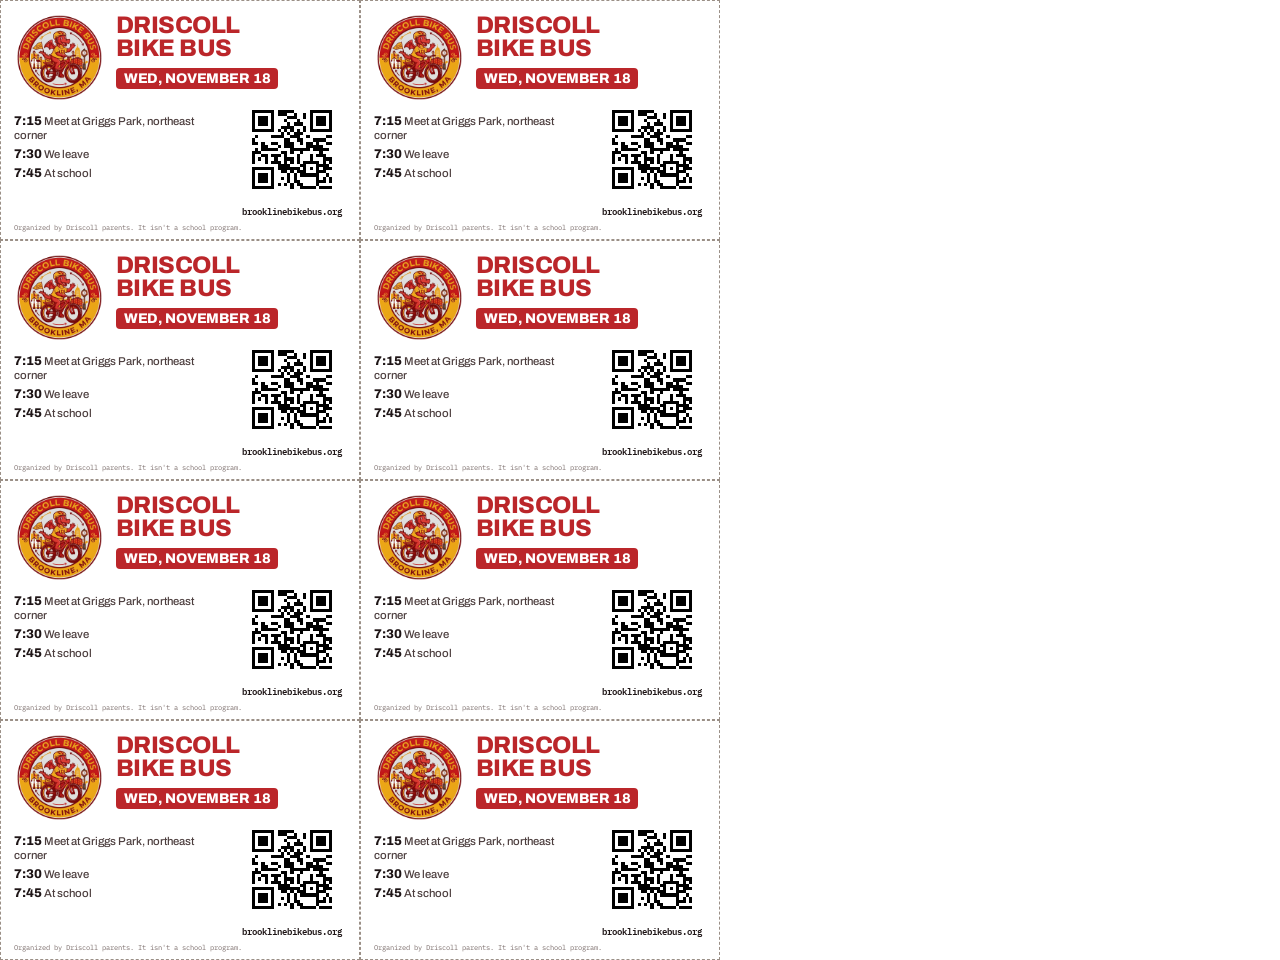
<file: library/pull-tags.html>
<!DOCTYPE html>
<html lang="en">
<head>
<meta charset="utf-8">
<title>Driscoll Bike Bus pull tags</title>
<!--
  Eight hand-out cards per Letter sheet, 3.75 x 2.5 in each, two across and
  four down. Cut on the dashed lines. One goes to each kid to take home to a
  parent, so it carries the date, the meeting place and the QR code.
  For a new ride, change everything marked RIDE DETAILS. See library/README.md.
  Colours are copied from public/assets/site.css (crimson #BB262A, gold #FFB101).
-->
<link rel="stylesheet" href="https://fonts.googleapis.com/css2?family=Archivo:wght@500;700;800&family=IBM+Plex+Mono:wght@500;600&family=Source+Serif+4:wght@400;600&display=swap">
<style>
  @page { size: Letter; margin: 0.25in; }
  * { box-sizing: border-box; }
  html, body { margin: 0; padding: 0; }
  body { font-family: "Source Serif 4", Georgia, serif; color: #1E1516; }
  .sheet { display: grid; grid-template-columns: 3.75in 3.75in; grid-template-rows: repeat(4, 2.5in); width: 7.5in; height: 10in; }
  .tag { position: relative; width: 3.75in; height: 2.5in; border: 0.75pt dashed #9A8F86; margin: -0.375pt; padding: 0.12in 0.14in; overflow: hidden; }

  .badge { position: absolute; left: 0.14in; top: 0.12in; width: 0.95in; height: 0.95in; }
  .head { position: absolute; left: 1.2in; top: 0.14in; right: 0.14in; }
  .head h1 { margin: 0; font-family: Archivo, sans-serif; font-weight: 800; font-size: 18pt; line-height: 0.98; letter-spacing: -0.02em;
             text-transform: uppercase; color: #BB262A; }
  .head .when { display: inline-block; margin-top: 5pt; background: #BB262A; color: #FFFFFF; border-radius: 3pt; padding: 2.5pt 6pt;
                font-family: Archivo, sans-serif; font-weight: 800; font-size: 10.5pt; letter-spacing: -0.01em; text-transform: uppercase; white-space: nowrap; }

  .details { position: absolute; left: 0.14in; top: 1.18in; width: 2.05in; font-family: Archivo, sans-serif; line-height: 1.22; }
  .details div { margin-bottom: 3pt; font-size: 8.5pt; font-weight: 500; color: #4C3E3E; }
  .details b { font-weight: 800; color: #1E1516; font-size: 9.5pt; }

  .qrbox { position: absolute; right: 0.14in; top: 1in; width: 1.1in; text-align: center; }
  .qrbox img { width: 1.1in; height: 1.1in; display: block; image-rendering: pixelated; }
  .qrbox .url { margin-top: 1pt; font-family: "IBM Plex Mono", monospace; font-weight: 600; font-size: 6.5pt; white-space: nowrap; }

  .fine { position: absolute; left: 0.14in; right: 0.14in; bottom: 0.07in; font-family: "IBM Plex Mono", monospace; font-size: 5.5pt; color: #7C6E6C; }
</style>
</head>
<body>
<div class="sheet">
  <div class="tag">
    <img class="badge" src="assets/driscoll-badge-print.png" alt="">
    <div class="head">
      <h1>Driscoll<br>Bike Bus</h1>
      <!-- RIDE DETAILS: date, times and the meeting place -->
      <div class="when">Wed, November 18</div>
    </div>
    <div class="details">
      <div><b>7:15</b> Meet at Griggs Park, northeast corner</div>
      <div><b>7:30</b> We leave</div>
      <div><b>7:45</b> At school</div>
    </div>
    <div class="qrbox">
      <img src="assets/qr-brooklinebikebus.png" alt="">
      <div class="url">brooklinebikebus.org</div>
    </div>
    <div class="fine">Organized by Driscoll parents. It isn't a school program.</div>
  </div>
  <div class="tag">
    <img class="badge" src="assets/driscoll-badge-print.png" alt="">
    <div class="head">
      <h1>Driscoll<br>Bike Bus</h1>
      <!-- RIDE DETAILS: date, times and the meeting place -->
      <div class="when">Wed, November 18</div>
    </div>
    <div class="details">
      <div><b>7:15</b> Meet at Griggs Park, northeast corner</div>
      <div><b>7:30</b> We leave</div>
      <div><b>7:45</b> At school</div>
    </div>
    <div class="qrbox">
      <img src="assets/qr-brooklinebikebus.png" alt="">
      <div class="url">brooklinebikebus.org</div>
    </div>
    <div class="fine">Organized by Driscoll parents. It isn't a school program.</div>
  </div>
  <div class="tag">
    <img class="badge" src="assets/driscoll-badge-print.png" alt="">
    <div class="head">
      <h1>Driscoll<br>Bike Bus</h1>
      <!-- RIDE DETAILS: date, times and the meeting place -->
      <div class="when">Wed, November 18</div>
    </div>
    <div class="details">
      <div><b>7:15</b> Meet at Griggs Park, northeast corner</div>
      <div><b>7:30</b> We leave</div>
      <div><b>7:45</b> At school</div>
    </div>
    <div class="qrbox">
      <img src="assets/qr-brooklinebikebus.png" alt="">
      <div class="url">brooklinebikebus.org</div>
    </div>
    <div class="fine">Organized by Driscoll parents. It isn't a school program.</div>
  </div>
  <div class="tag">
    <img class="badge" src="assets/driscoll-badge-print.png" alt="">
    <div class="head">
      <h1>Driscoll<br>Bike Bus</h1>
      <!-- RIDE DETAILS: date, times and the meeting place -->
      <div class="when">Wed, November 18</div>
    </div>
    <div class="details">
      <div><b>7:15</b> Meet at Griggs Park, northeast corner</div>
      <div><b>7:30</b> We leave</div>
      <div><b>7:45</b> At school</div>
    </div>
    <div class="qrbox">
      <img src="assets/qr-brooklinebikebus.png" alt="">
      <div class="url">brooklinebikebus.org</div>
    </div>
    <div class="fine">Organized by Driscoll parents. It isn't a school program.</div>
  </div>
  <div class="tag">
    <img class="badge" src="assets/driscoll-badge-print.png" alt="">
    <div class="head">
      <h1>Driscoll<br>Bike Bus</h1>
      <!-- RIDE DETAILS: date, times and the meeting place -->
      <div class="when">Wed, November 18</div>
    </div>
    <div class="details">
      <div><b>7:15</b> Meet at Griggs Park, northeast corner</div>
      <div><b>7:30</b> We leave</div>
      <div><b>7:45</b> At school</div>
    </div>
    <div class="qrbox">
      <img src="assets/qr-brooklinebikebus.png" alt="">
      <div class="url">brooklinebikebus.org</div>
    </div>
    <div class="fine">Organized by Driscoll parents. It isn't a school program.</div>
  </div>
  <div class="tag">
    <img class="badge" src="assets/driscoll-badge-print.png" alt="">
    <div class="head">
      <h1>Driscoll<br>Bike Bus</h1>
      <!-- RIDE DETAILS: date, times and the meeting place -->
      <div class="when">Wed, November 18</div>
    </div>
    <div class="details">
      <div><b>7:15</b> Meet at Griggs Park, northeast corner</div>
      <div><b>7:30</b> We leave</div>
      <div><b>7:45</b> At school</div>
    </div>
    <div class="qrbox">
      <img src="assets/qr-brooklinebikebus.png" alt="">
      <div class="url">brooklinebikebus.org</div>
    </div>
    <div class="fine">Organized by Driscoll parents. It isn't a school program.</div>
  </div>
  <div class="tag">
    <img class="badge" src="assets/driscoll-badge-print.png" alt="">
    <div class="head">
      <h1>Driscoll<br>Bike Bus</h1>
      <!-- RIDE DETAILS: date, times and the meeting place -->
      <div class="when">Wed, November 18</div>
    </div>
    <div class="details">
      <div><b>7:15</b> Meet at Griggs Park, northeast corner</div>
      <div><b>7:30</b> We leave</div>
      <div><b>7:45</b> At school</div>
    </div>
    <div class="qrbox">
      <img src="assets/qr-brooklinebikebus.png" alt="">
      <div class="url">brooklinebikebus.org</div>
    </div>
    <div class="fine">Organized by Driscoll parents. It isn't a school program.</div>
  </div>
  <div class="tag">
    <img class="badge" src="assets/driscoll-badge-print.png" alt="">
    <div class="head">
      <h1>Driscoll<br>Bike Bus</h1>
      <!-- RIDE DETAILS: date, times and the meeting place -->
      <div class="when">Wed, November 18</div>
    </div>
    <div class="details">
      <div><b>7:15</b> Meet at Griggs Park, northeast corner</div>
      <div><b>7:30</b> We leave</div>
      <div><b>7:45</b> At school</div>
    </div>
    <div class="qrbox">
      <img src="assets/qr-brooklinebikebus.png" alt="">
      <div class="url">brooklinebikebus.org</div>
    </div>
    <div class="fine">Organized by Driscoll parents. It isn't a school program.</div>
  </div>
</div>
</body>
</html>
</file>
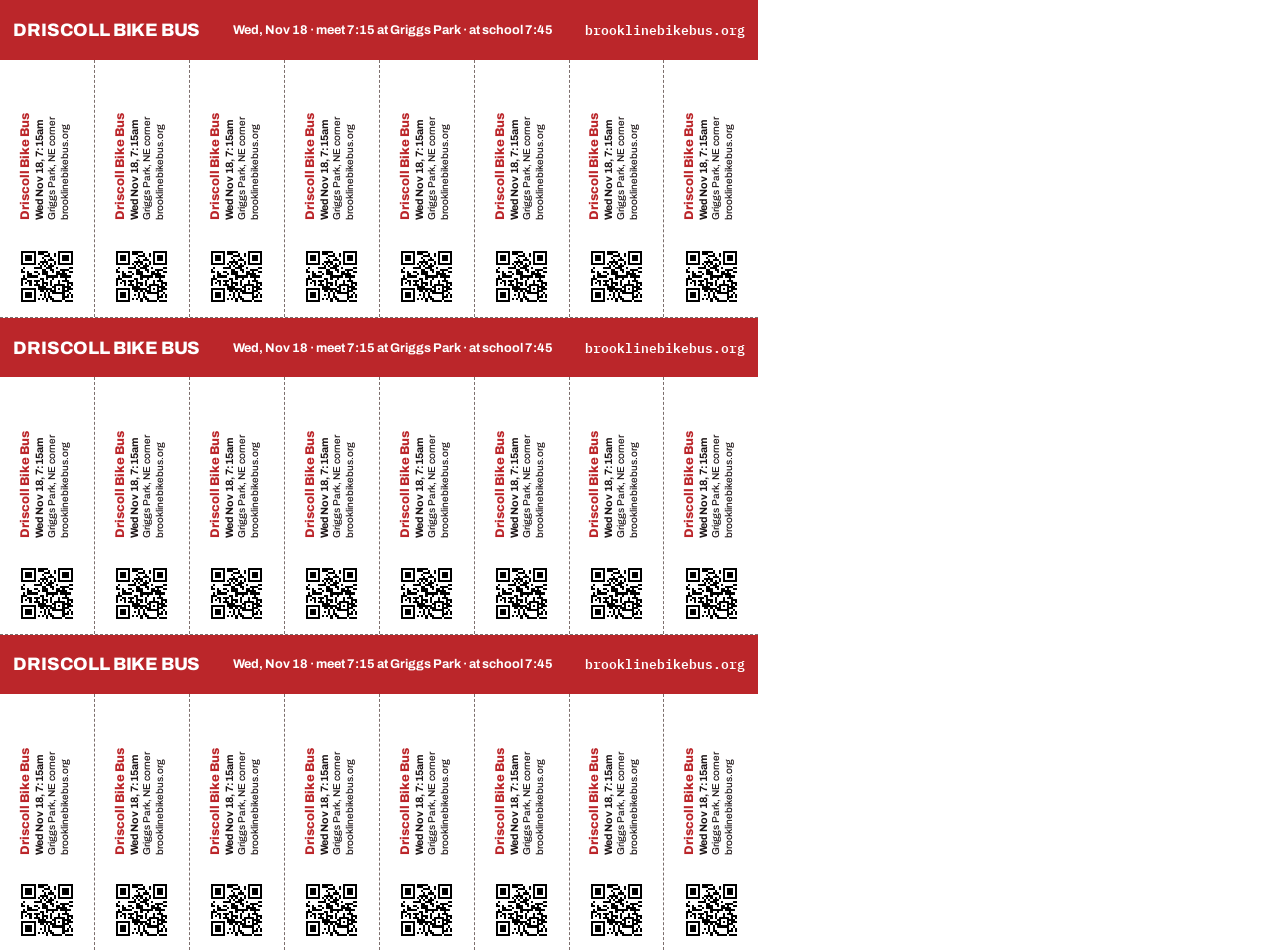
<file: library/tab-refill.html>
<!DOCTYPE html>
<html lang="en">
<head>
<meta charset="utf-8">
<title>Driscoll Bike Bus tab refill</title>
<!--
  Refill tabs for a flyer whose tabs have all been taken. Three strips per
  Letter sheet, 24 tabs in total. Cut the strips apart, cut up between the
  tabs, and staple the band under the flyer that's already on the board.
  For a new ride, change everything marked RIDE DETAILS. See library/README.md.
  Colours are copied from public/assets/site.css (crimson #BB262A, gold #FFB101).
-->
<link rel="stylesheet" href="https://fonts.googleapis.com/css2?family=Archivo:wght@500;700;800&family=IBM+Plex+Mono:wght@500;600&family=Source+Serif+4:wght@400;600&display=swap">
<style>
  @page { size: Letter; margin: 0.3in; }
  * { box-sizing: border-box; }
  html, body { margin: 0; padding: 0; }
  body { font-family: "Source Serif 4", Georgia, serif; color: #1E1516; }
  .strip { width: 7.9in; height: 3.3in; position: relative; }
  .strip + .strip { border-top: 1pt dashed #7C6E6C; }

  .band { height: 0.62in; background: #BB262A; color: #FFFFFF; display: flex; align-items: center;
          justify-content: space-between; padding: 0 10pt; }
  .band .name { white-space: nowrap; font-family: Archivo, sans-serif; font-weight: 800; font-size: 13.5pt; letter-spacing: -0.01em; text-transform: uppercase; }
  .band .det { white-space: nowrap; font-family: Archivo, sans-serif; font-weight: 700; font-size: 9.5pt; padding: 0 8pt; }
  .band .site { white-space: nowrap; font-family: "IBM Plex Mono", monospace; font-weight: 600; font-size: 9.5pt; }

  .tabs { position: absolute; left: 0; right: 0; bottom: 0; top: 0.62in; display: flex; }
  .tab { position: relative; flex: 1; border-left: 1pt dashed #7C6E6C; }
  .tab:first-child { border-left: none; }
  .tab .words { position: absolute; left: 50%; top: 1.12in; width: 1.1in; height: 0.6in;
                transform: translate(-50%, -50%) rotate(-90deg); }
  .tab .words div { white-space: nowrap; font-family: Archivo, sans-serif; line-height: 1.22; }
  .tab .w1 { font-weight: 800; font-size: 9.5pt; color: #BB262A; }
  .tab .w2 { font-weight: 700; font-size: 8pt; }
  .tab .w3, .tab .w4 { font-weight: 500; font-size: 7.5pt; }
  .tab img { position: absolute; left: 50%; bottom: 0.07in; width: 0.7in; height: 0.7in; margin-left: -0.35in; image-rendering: pixelated; }
</style>
</head>
<body>

<!-- RIDE DETAILS: the band and the 8 tabs repeat in each of the three strips -->
<div class="strip">
  <div class="band">
    <span class="name">Driscoll Bike Bus</span>
    <span class="det">Wed, Nov 18 &middot; meet 7:15 at Griggs Park &middot; at school 7:45</span>
    <span class="site">brooklinebikebus.org</span>
  </div>
  <div class="tabs">
    <div class="tab"><div class="words"><div class="w1">Driscoll Bike Bus</div><div class="w2">Wed Nov 18, 7:15am</div><div class="w3">Griggs Park, NE corner</div><div class="w4">brooklinebikebus.org</div></div><img src="assets/qr-brooklinebikebus.png" alt=""></div>
    <div class="tab"><div class="words"><div class="w1">Driscoll Bike Bus</div><div class="w2">Wed Nov 18, 7:15am</div><div class="w3">Griggs Park, NE corner</div><div class="w4">brooklinebikebus.org</div></div><img src="assets/qr-brooklinebikebus.png" alt=""></div>
    <div class="tab"><div class="words"><div class="w1">Driscoll Bike Bus</div><div class="w2">Wed Nov 18, 7:15am</div><div class="w3">Griggs Park, NE corner</div><div class="w4">brooklinebikebus.org</div></div><img src="assets/qr-brooklinebikebus.png" alt=""></div>
    <div class="tab"><div class="words"><div class="w1">Driscoll Bike Bus</div><div class="w2">Wed Nov 18, 7:15am</div><div class="w3">Griggs Park, NE corner</div><div class="w4">brooklinebikebus.org</div></div><img src="assets/qr-brooklinebikebus.png" alt=""></div>
    <div class="tab"><div class="words"><div class="w1">Driscoll Bike Bus</div><div class="w2">Wed Nov 18, 7:15am</div><div class="w3">Griggs Park, NE corner</div><div class="w4">brooklinebikebus.org</div></div><img src="assets/qr-brooklinebikebus.png" alt=""></div>
    <div class="tab"><div class="words"><div class="w1">Driscoll Bike Bus</div><div class="w2">Wed Nov 18, 7:15am</div><div class="w3">Griggs Park, NE corner</div><div class="w4">brooklinebikebus.org</div></div><img src="assets/qr-brooklinebikebus.png" alt=""></div>
    <div class="tab"><div class="words"><div class="w1">Driscoll Bike Bus</div><div class="w2">Wed Nov 18, 7:15am</div><div class="w3">Griggs Park, NE corner</div><div class="w4">brooklinebikebus.org</div></div><img src="assets/qr-brooklinebikebus.png" alt=""></div>
    <div class="tab"><div class="words"><div class="w1">Driscoll Bike Bus</div><div class="w2">Wed Nov 18, 7:15am</div><div class="w3">Griggs Park, NE corner</div><div class="w4">brooklinebikebus.org</div></div><img src="assets/qr-brooklinebikebus.png" alt=""></div>
  </div>
</div>

<div class="strip">
  <div class="band">
    <span class="name">Driscoll Bike Bus</span>
    <span class="det">Wed, Nov 18 &middot; meet 7:15 at Griggs Park &middot; at school 7:45</span>
    <span class="site">brooklinebikebus.org</span>
  </div>
  <div class="tabs">
    <div class="tab"><div class="words"><div class="w1">Driscoll Bike Bus</div><div class="w2">Wed Nov 18, 7:15am</div><div class="w3">Griggs Park, NE corner</div><div class="w4">brooklinebikebus.org</div></div><img src="assets/qr-brooklinebikebus.png" alt=""></div>
    <div class="tab"><div class="words"><div class="w1">Driscoll Bike Bus</div><div class="w2">Wed Nov 18, 7:15am</div><div class="w3">Griggs Park, NE corner</div><div class="w4">brooklinebikebus.org</div></div><img src="assets/qr-brooklinebikebus.png" alt=""></div>
    <div class="tab"><div class="words"><div class="w1">Driscoll Bike Bus</div><div class="w2">Wed Nov 18, 7:15am</div><div class="w3">Griggs Park, NE corner</div><div class="w4">brooklinebikebus.org</div></div><img src="assets/qr-brooklinebikebus.png" alt=""></div>
    <div class="tab"><div class="words"><div class="w1">Driscoll Bike Bus</div><div class="w2">Wed Nov 18, 7:15am</div><div class="w3">Griggs Park, NE corner</div><div class="w4">brooklinebikebus.org</div></div><img src="assets/qr-brooklinebikebus.png" alt=""></div>
    <div class="tab"><div class="words"><div class="w1">Driscoll Bike Bus</div><div class="w2">Wed Nov 18, 7:15am</div><div class="w3">Griggs Park, NE corner</div><div class="w4">brooklinebikebus.org</div></div><img src="assets/qr-brooklinebikebus.png" alt=""></div>
    <div class="tab"><div class="words"><div class="w1">Driscoll Bike Bus</div><div class="w2">Wed Nov 18, 7:15am</div><div class="w3">Griggs Park, NE corner</div><div class="w4">brooklinebikebus.org</div></div><img src="assets/qr-brooklinebikebus.png" alt=""></div>
    <div class="tab"><div class="words"><div class="w1">Driscoll Bike Bus</div><div class="w2">Wed Nov 18, 7:15am</div><div class="w3">Griggs Park, NE corner</div><div class="w4">brooklinebikebus.org</div></div><img src="assets/qr-brooklinebikebus.png" alt=""></div>
    <div class="tab"><div class="words"><div class="w1">Driscoll Bike Bus</div><div class="w2">Wed Nov 18, 7:15am</div><div class="w3">Griggs Park, NE corner</div><div class="w4">brooklinebikebus.org</div></div><img src="assets/qr-brooklinebikebus.png" alt=""></div>
  </div>
</div>

<div class="strip">
  <div class="band">
    <span class="name">Driscoll Bike Bus</span>
    <span class="det">Wed, Nov 18 &middot; meet 7:15 at Griggs Park &middot; at school 7:45</span>
    <span class="site">brooklinebikebus.org</span>
  </div>
  <div class="tabs">
    <div class="tab"><div class="words"><div class="w1">Driscoll Bike Bus</div><div class="w2">Wed Nov 18, 7:15am</div><div class="w3">Griggs Park, NE corner</div><div class="w4">brooklinebikebus.org</div></div><img src="assets/qr-brooklinebikebus.png" alt=""></div>
    <div class="tab"><div class="words"><div class="w1">Driscoll Bike Bus</div><div class="w2">Wed Nov 18, 7:15am</div><div class="w3">Griggs Park, NE corner</div><div class="w4">brooklinebikebus.org</div></div><img src="assets/qr-brooklinebikebus.png" alt=""></div>
    <div class="tab"><div class="words"><div class="w1">Driscoll Bike Bus</div><div class="w2">Wed Nov 18, 7:15am</div><div class="w3">Griggs Park, NE corner</div><div class="w4">brooklinebikebus.org</div></div><img src="assets/qr-brooklinebikebus.png" alt=""></div>
    <div class="tab"><div class="words"><div class="w1">Driscoll Bike Bus</div><div class="w2">Wed Nov 18, 7:15am</div><div class="w3">Griggs Park, NE corner</div><div class="w4">brooklinebikebus.org</div></div><img src="assets/qr-brooklinebikebus.png" alt=""></div>
    <div class="tab"><div class="words"><div class="w1">Driscoll Bike Bus</div><div class="w2">Wed Nov 18, 7:15am</div><div class="w3">Griggs Park, NE corner</div><div class="w4">brooklinebikebus.org</div></div><img src="assets/qr-brooklinebikebus.png" alt=""></div>
    <div class="tab"><div class="words"><div class="w1">Driscoll Bike Bus</div><div class="w2">Wed Nov 18, 7:15am</div><div class="w3">Griggs Park, NE corner</div><div class="w4">brooklinebikebus.org</div></div><img src="assets/qr-brooklinebikebus.png" alt=""></div>
    <div class="tab"><div class="words"><div class="w1">Driscoll Bike Bus</div><div class="w2">Wed Nov 18, 7:15am</div><div class="w3">Griggs Park, NE corner</div><div class="w4">brooklinebikebus.org</div></div><img src="assets/qr-brooklinebikebus.png" alt=""></div>
    <div class="tab"><div class="words"><div class="w1">Driscoll Bike Bus</div><div class="w2">Wed Nov 18, 7:15am</div><div class="w3">Griggs Park, NE corner</div><div class="w4">brooklinebikebus.org</div></div><img src="assets/qr-brooklinebikebus.png" alt=""></div>
  </div>
</div>

</body>
</html>
</file>
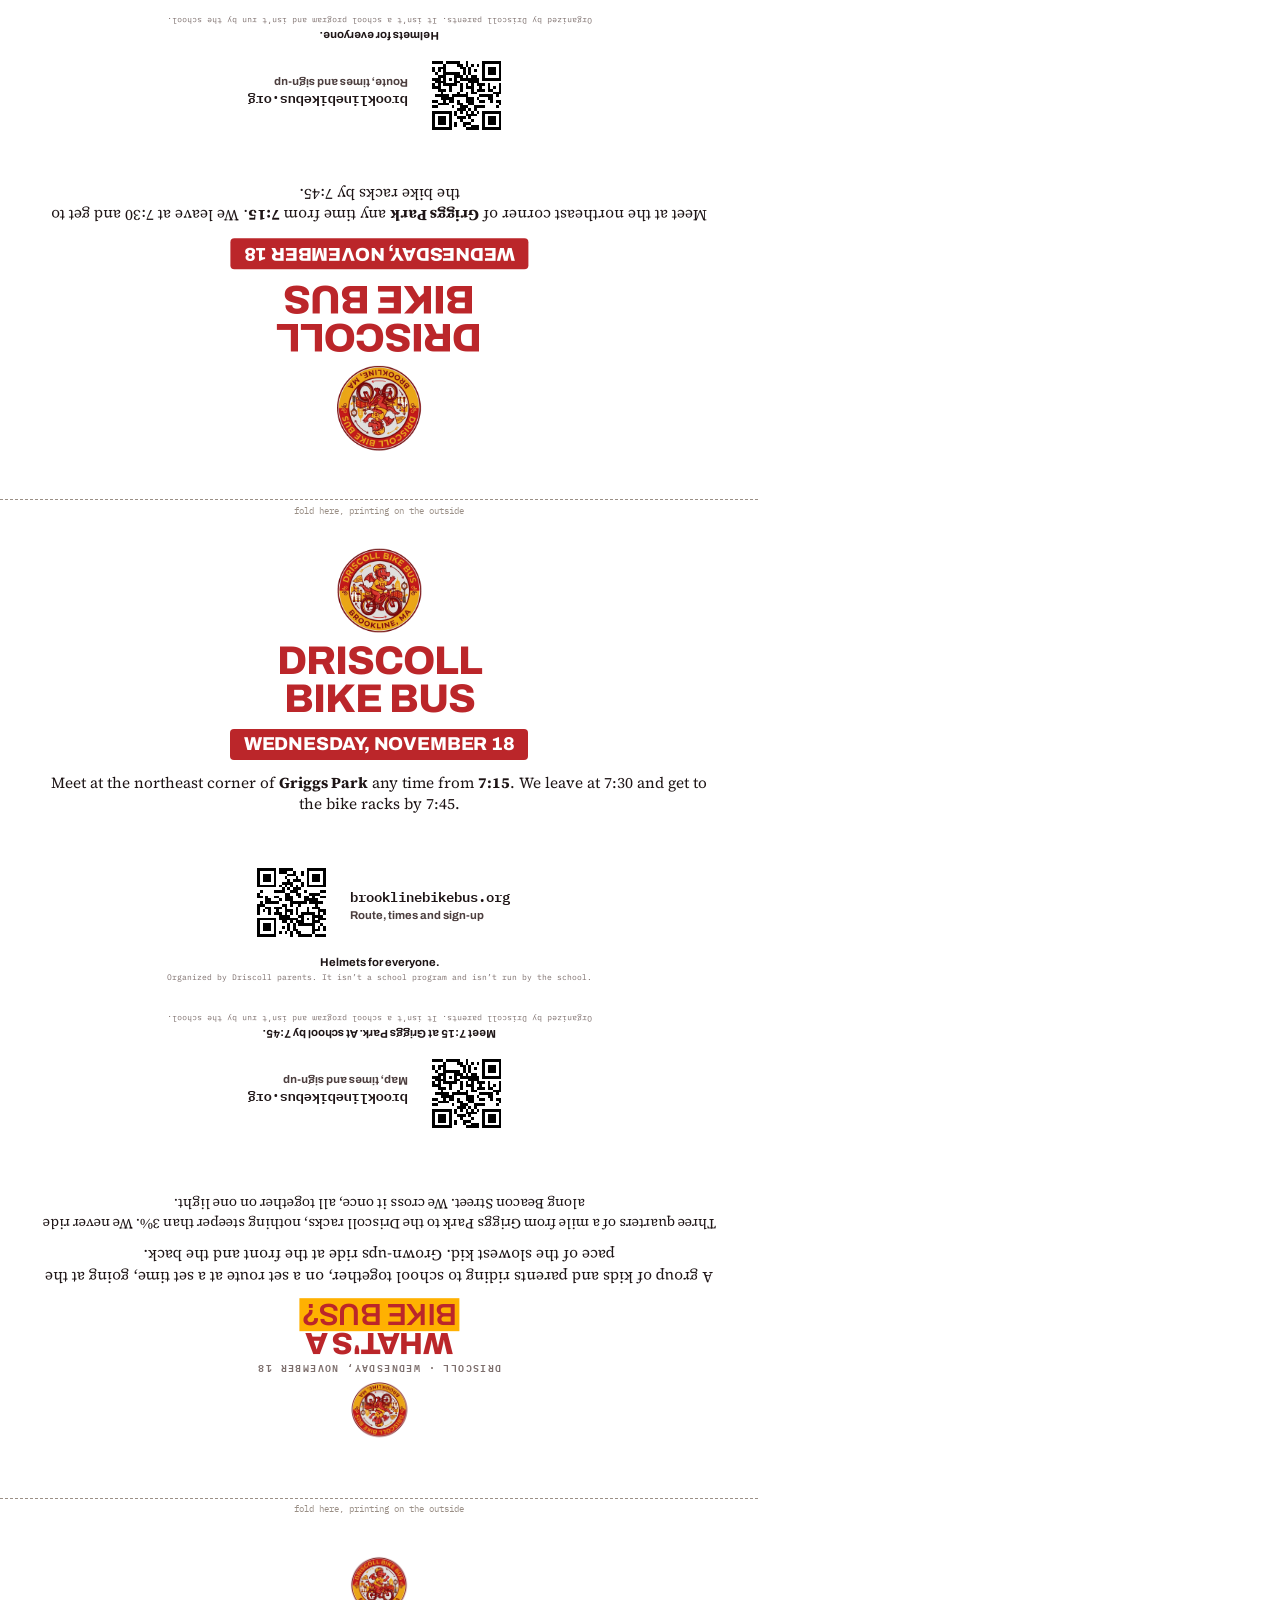
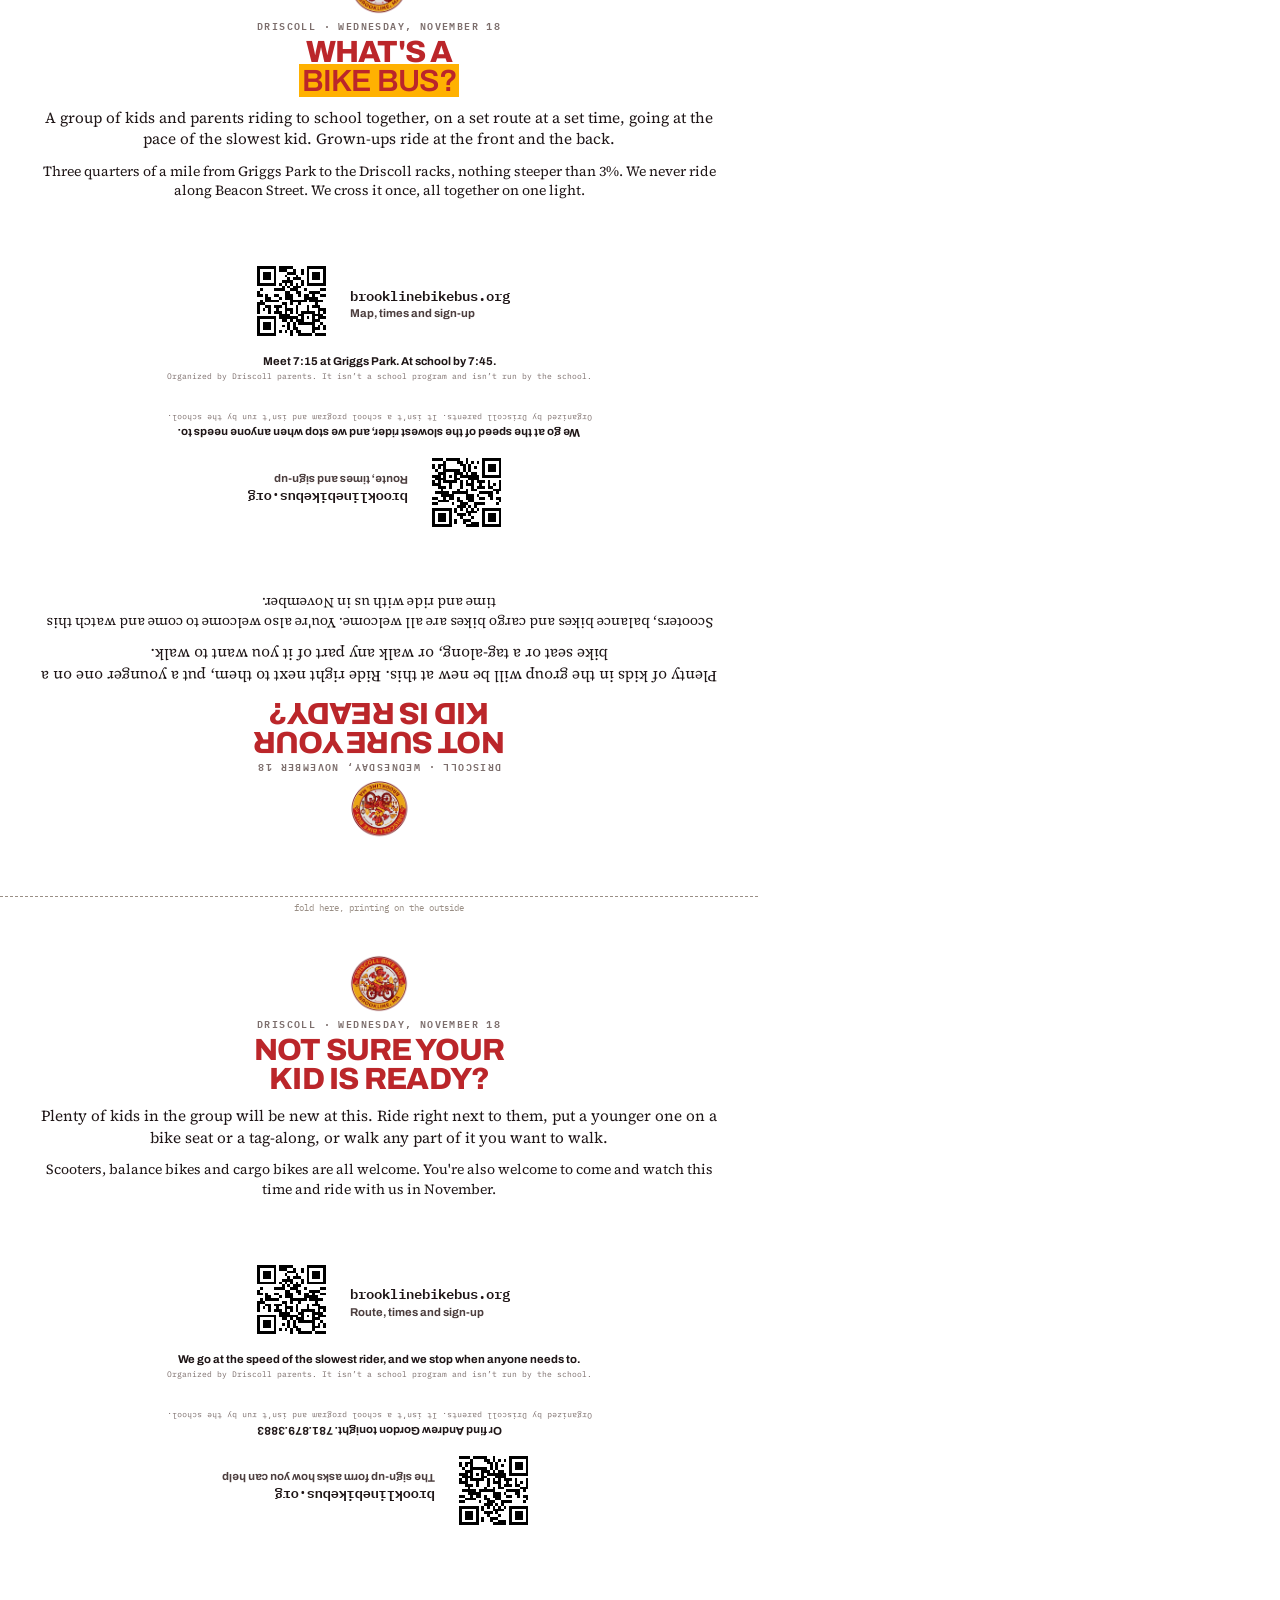
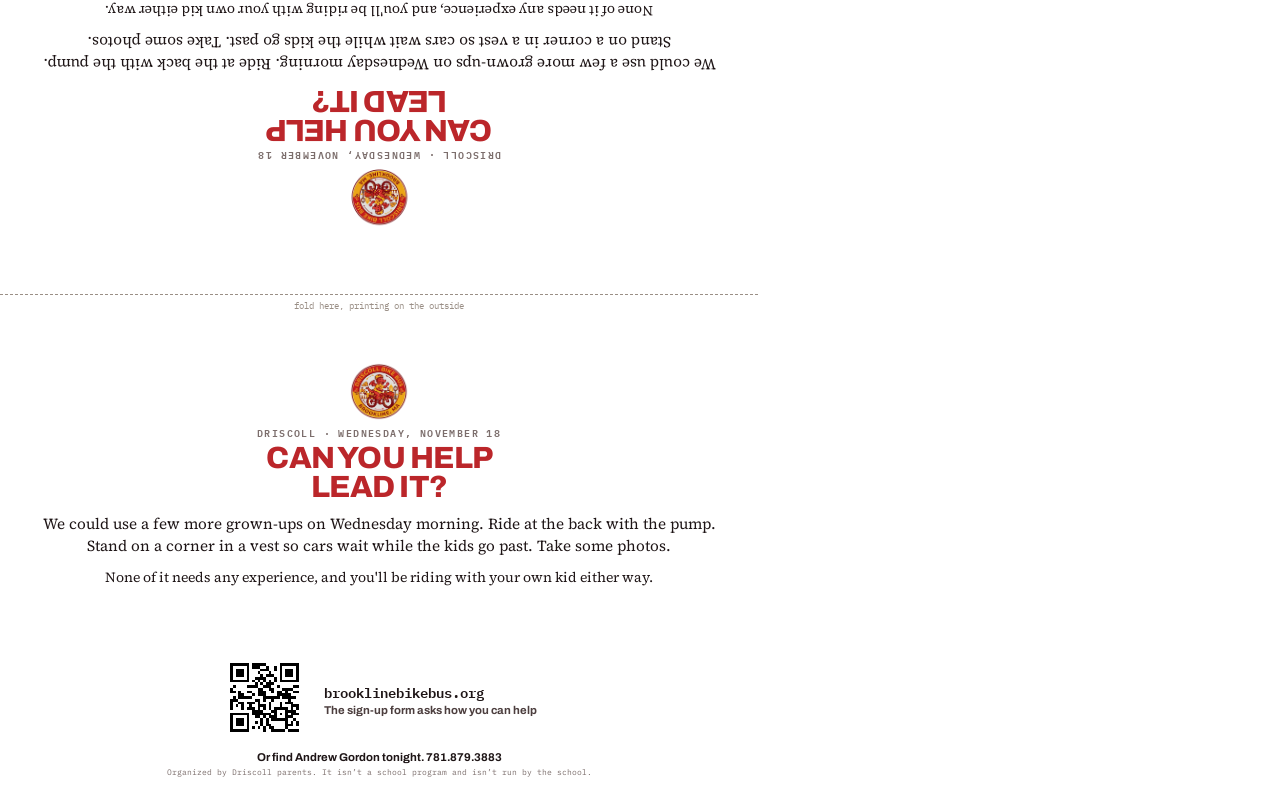
<file: library/table-tent.html>
<!DOCTYPE html>
<html lang="en">
<head>
<meta charset="utf-8">
<title>Driscoll Bike Bus table tents</title>
<!--
  Four table tents, one per Letter sheet. Nothing to cut out.
  Print single-sided on card stock at actual size, then fold each sheet in half
  across the middle with the printing on the outside. It stands up as an A. The
  top half is printed upside down on purpose, so both faces read the right way
  up once it is folded. If one splays open on the table, run a bit of tape
  across the two bottom edges.
  The four sheets say different things, so a table gets one of the four.
  For a new ride, change the date and times on all four, in BOTH halves of each
  sheet. See library/README.md.
  Colours copied from public/assets/site.css (crimson #BB262A, gold #FFB101).
-->
<link rel="stylesheet" href="https://fonts.googleapis.com/css2?family=Archivo:wght@500;700;800&family=IBM+Plex+Mono:wght@500;600&family=Source+Serif+4:wght@400;600&display=swap">
<style>
  @page { size: Letter; margin: 0.3in; }
  * { box-sizing: border-box; }
  html, body { margin: 0; padding: 0; }
  body { font-family: "Source Serif 4", Georgia, serif; color: #1E1516; }

  .tent { position: relative; width: 7.9in; height: 10.4in; page-break-after: always; }
  .tent:last-child { page-break-after: auto; }
  /* the fold, exactly halfway down */
  .fold { position: absolute; top: 5.2in; left: 0; width: 100%; border-top: 0.75pt dashed #9A8F86; }
  .foldnote { position: absolute; top: 5.26in; left: 0; width: 100%; text-align: center;
              font-family: "IBM Plex Mono", monospace; font-size: 6.5pt; color: #9A8F86; }

  .face { position: absolute; left: 0; width: 100%; height: 5.2in; text-align: center; overflow: hidden; }
  .face.bottom { bottom: 0; }
  .face.top { top: 0; transform: rotate(180deg); }

  /* everything above the footer, centred in the space that's left */
  .main { position: absolute; top: 0.18in; left: 0.4in; right: 0.4in; bottom: 1.62in;
          display: flex; flex-direction: column; justify-content: center; }

  .badge { width: 0.95in; height: 0.95in; display: block; margin: 0 auto 3pt; }
  .badge.sm { width: 0.62in; height: 0.62in; margin-bottom: 1pt; }
  .kicker { font-family: "IBM Plex Mono", monospace; font-weight: 600; font-size: 7.5pt;
            letter-spacing: 0.14em; text-transform: uppercase; color: #7C6E6C; }
  h1 { font-family: Archivo, sans-serif; font-weight: 800; font-size: 30pt; line-height: 0.95;
       letter-spacing: -0.025em; text-transform: uppercase; color: #BB262A; margin: 2pt 0 0; }
  h1.sm { font-size: 23pt; }
  .when { display: inline-block; margin: 8pt auto 0; background: #BB262A; color: #FFFFFF; border-radius: 3pt;
          padding: 4pt 10pt; font-family: Archivo, sans-serif; font-weight: 800; font-size: 14pt;
          letter-spacing: -0.01em; text-transform: uppercase; white-space: nowrap; }
  p { font-size: 11.5pt; line-height: 1.4; margin: 9pt 0 0; }
  p.tight { font-size: 10.5pt; }
  .hl { background: #FFB101; padding: 0 2pt; font-weight: 600; }

  .foot { position: absolute; bottom: 0.16in; left: 0.4in; right: 0.4in; }
  .qrline { display: flex; align-items: center; justify-content: center; gap: 10pt; }
  .qr { width: 0.95in; height: 0.95in; image-rendering: pixelated; }
  .qrtext { text-align: left; padding-right: 2pt; }
  .url { font-family: "IBM Plex Mono", monospace; font-weight: 600; font-size: 10.5pt; }
  .urlsub { font-family: Archivo, sans-serif; font-weight: 700; font-size: 8.5pt; color: #4C3E3E; margin-top: 1pt; }
  .rule { margin-top: 6pt; font-family: Archivo, sans-serif; font-weight: 700; font-size: 8.5pt; }
  .fine { margin-top: 3pt; font-family: "IBM Plex Mono", monospace; font-size: 6pt; color: #7C6E6C; line-height: 1.35; }
</style>
</head>
<body>

  <!-- ============ 1. THE RIDE ============ -->
  <div class="tent">
    <div class="face top">
      <div class="main">
        <img class="badge" src="assets/driscoll-badge-print.png" alt="">
        <h1>Driscoll<br>Bike Bus</h1>
        <div class="when">Wednesday, November&nbsp;18</div>
        <p>Meet at the northeast corner of <b>Griggs Park</b> any time from <b>7:15</b>. We leave at 7:30 and get to the bike racks by 7:45.</p>
      </div>
      <div class="foot">
        <div class="qrline">
          <img class="qr" src="assets/qr-brooklinebikebus.png" alt="">
          <div class="qrtext"><div class="url">brooklinebikebus.org</div><div class="urlsub">Route, times and sign-up</div></div>
        </div>
        <div class="rule">Helmets for everyone.</div>
        <div class="fine">Organized by Driscoll parents. It isn&rsquo;t a school program and isn&rsquo;t run by the school.</div>
      </div>
    </div>
    <div class="fold"></div>
    <div class="foldnote">fold here, printing on the outside</div>
    <div class="face bottom">
      <div class="main">
        <img class="badge" src="assets/driscoll-badge-print.png" alt="">
        <h1>Driscoll<br>Bike Bus</h1>
        <div class="when">Wednesday, November&nbsp;18</div>
        <p>Meet at the northeast corner of <b>Griggs Park</b> any time from <b>7:15</b>. We leave at 7:30 and get to the bike racks by 7:45.</p>
      </div>
      <div class="foot">
        <div class="qrline">
          <img class="qr" src="assets/qr-brooklinebikebus.png" alt="">
          <div class="qrtext"><div class="url">brooklinebikebus.org</div><div class="urlsub">Route, times and sign-up</div></div>
        </div>
        <div class="rule">Helmets for everyone.</div>
        <div class="fine">Organized by Driscoll parents. It isn&rsquo;t a school program and isn&rsquo;t run by the school.</div>
      </div>
    </div>
  </div>

  <!-- ============ 2. WHAT IS IT ============ -->
  <div class="tent">
    <div class="face top">
      <div class="main">
        <img class="badge sm" src="assets/driscoll-badge-print.png" alt="">
        <div class="kicker">Driscoll &middot; Wednesday, November 18</div>
        <h1 class="sm">What's a<br><span class="hl">bike bus?</span></h1>
        <p>A group of kids and parents riding to school together, on a set route at a set time, going at the pace of the slowest kid. Grown-ups ride at the front and the back.</p>
        <p class="tight">Three quarters of a mile from Griggs Park to the Driscoll racks, nothing steeper than 3%. We never ride along Beacon Street. We cross it once, all together on one light.</p>
      </div>
      <div class="foot">
        <div class="qrline">
          <img class="qr" src="assets/qr-brooklinebikebus.png" alt="">
          <div class="qrtext"><div class="url">brooklinebikebus.org</div><div class="urlsub">Map, times and sign-up</div></div>
        </div>
        <div class="rule">Meet 7:15 at Griggs Park. At school by 7:45.</div>
        <div class="fine">Organized by Driscoll parents. It isn&rsquo;t a school program and isn&rsquo;t run by the school.</div>
      </div>
    </div>
    <div class="fold"></div>
    <div class="foldnote">fold here, printing on the outside</div>
    <div class="face bottom">
      <div class="main">
        <img class="badge sm" src="assets/driscoll-badge-print.png" alt="">
        <div class="kicker">Driscoll &middot; Wednesday, November 18</div>
        <h1 class="sm">What's a<br><span class="hl">bike bus?</span></h1>
        <p>A group of kids and parents riding to school together, on a set route at a set time, going at the pace of the slowest kid. Grown-ups ride at the front and the back.</p>
        <p class="tight">Three quarters of a mile from Griggs Park to the Driscoll racks, nothing steeper than 3%. We never ride along Beacon Street. We cross it once, all together on one light.</p>
      </div>
      <div class="foot">
        <div class="qrline">
          <img class="qr" src="assets/qr-brooklinebikebus.png" alt="">
          <div class="qrtext"><div class="url">brooklinebikebus.org</div><div class="urlsub">Map, times and sign-up</div></div>
        </div>
        <div class="rule">Meet 7:15 at Griggs Park. At school by 7:45.</div>
        <div class="fine">Organized by Driscoll parents. It isn&rsquo;t a school program and isn&rsquo;t run by the school.</div>
      </div>
    </div>
  </div>

  <!-- ============ 3. NEW RIDERS ============ -->
  <div class="tent">
    <div class="face top">
      <div class="main">
        <img class="badge sm" src="assets/driscoll-badge-print.png" alt="">
        <div class="kicker">Driscoll &middot; Wednesday, November 18</div>
        <h1 class="sm">Not sure your<br>kid is ready?</h1>
        <p>Plenty of kids in the group will be new at this. Ride right next to them, put a younger one on a bike seat or a tag-along, or walk any part of it you want to walk.</p>
        <p class="tight">Scooters, balance bikes and cargo bikes are all welcome. You're also welcome to come and watch this time and ride with us in November.</p>
      </div>
      <div class="foot">
        <div class="qrline">
          <img class="qr" src="assets/qr-brooklinebikebus.png" alt="">
          <div class="qrtext"><div class="url">brooklinebikebus.org</div><div class="urlsub">Route, times and sign-up</div></div>
        </div>
        <div class="rule">We go at the speed of the slowest rider, and we stop when anyone needs to.</div>
        <div class="fine">Organized by Driscoll parents. It isn&rsquo;t a school program and isn&rsquo;t run by the school.</div>
      </div>
    </div>
    <div class="fold"></div>
    <div class="foldnote">fold here, printing on the outside</div>
    <div class="face bottom">
      <div class="main">
        <img class="badge sm" src="assets/driscoll-badge-print.png" alt="">
        <div class="kicker">Driscoll &middot; Wednesday, November 18</div>
        <h1 class="sm">Not sure your<br>kid is ready?</h1>
        <p>Plenty of kids in the group will be new at this. Ride right next to them, put a younger one on a bike seat or a tag-along, or walk any part of it you want to walk.</p>
        <p class="tight">Scooters, balance bikes and cargo bikes are all welcome. You're also welcome to come and watch this time and ride with us in November.</p>
      </div>
      <div class="foot">
        <div class="qrline">
          <img class="qr" src="assets/qr-brooklinebikebus.png" alt="">
          <div class="qrtext"><div class="url">brooklinebikebus.org</div><div class="urlsub">Route, times and sign-up</div></div>
        </div>
        <div class="rule">We go at the speed of the slowest rider, and we stop when anyone needs to.</div>
        <div class="fine">Organized by Driscoll parents. It isn&rsquo;t a school program and isn&rsquo;t run by the school.</div>
      </div>
    </div>
  </div>

  <!-- ============ 4. VOLUNTEERS ============ -->
  <div class="tent">
    <div class="face top">
      <div class="main">
        <img class="badge sm" src="assets/driscoll-badge-print.png" alt="">
        <div class="kicker">Driscoll &middot; Wednesday, November 18</div>
        <h1 class="sm">Can you help<br>lead it?</h1>
        <p>We could use a few more grown-ups on Wednesday morning. Ride at the back with the pump. Stand on a corner in a vest so cars wait while the kids go past. Take some photos.</p>
        <p class="tight">None of it needs any experience, and you'll be riding with your own kid either way.</p>
      </div>
      <div class="foot">
        <div class="qrline">
          <img class="qr" src="assets/qr-brooklinebikebus.png" alt="">
          <div class="qrtext"><div class="url">brooklinebikebus.org</div><div class="urlsub">The sign-up form asks how you can help</div></div>
        </div>
        <div class="rule">Or find Andrew Gordon tonight. 781.879.3883</div>
        <div class="fine">Organized by Driscoll parents. It isn&rsquo;t a school program and isn&rsquo;t run by the school.</div>
      </div>
    </div>
    <div class="fold"></div>
    <div class="foldnote">fold here, printing on the outside</div>
    <div class="face bottom">
      <div class="main">
        <img class="badge sm" src="assets/driscoll-badge-print.png" alt="">
        <div class="kicker">Driscoll &middot; Wednesday, November 18</div>
        <h1 class="sm">Can you help<br>lead it?</h1>
        <p>We could use a few more grown-ups on Wednesday morning. Ride at the back with the pump. Stand on a corner in a vest so cars wait while the kids go past. Take some photos.</p>
        <p class="tight">None of it needs any experience, and you'll be riding with your own kid either way.</p>
      </div>
      <div class="foot">
        <div class="qrline">
          <img class="qr" src="assets/qr-brooklinebikebus.png" alt="">
          <div class="qrtext"><div class="url">brooklinebikebus.org</div><div class="urlsub">The sign-up form asks how you can help</div></div>
        </div>
        <div class="rule">Or find Andrew Gordon tonight. 781.879.3883</div>
        <div class="fine">Organized by Driscoll parents. It isn&rsquo;t a school program and isn&rsquo;t run by the school.</div>
      </div>
    </div>
  </div>

</body>
</html>
</file>
